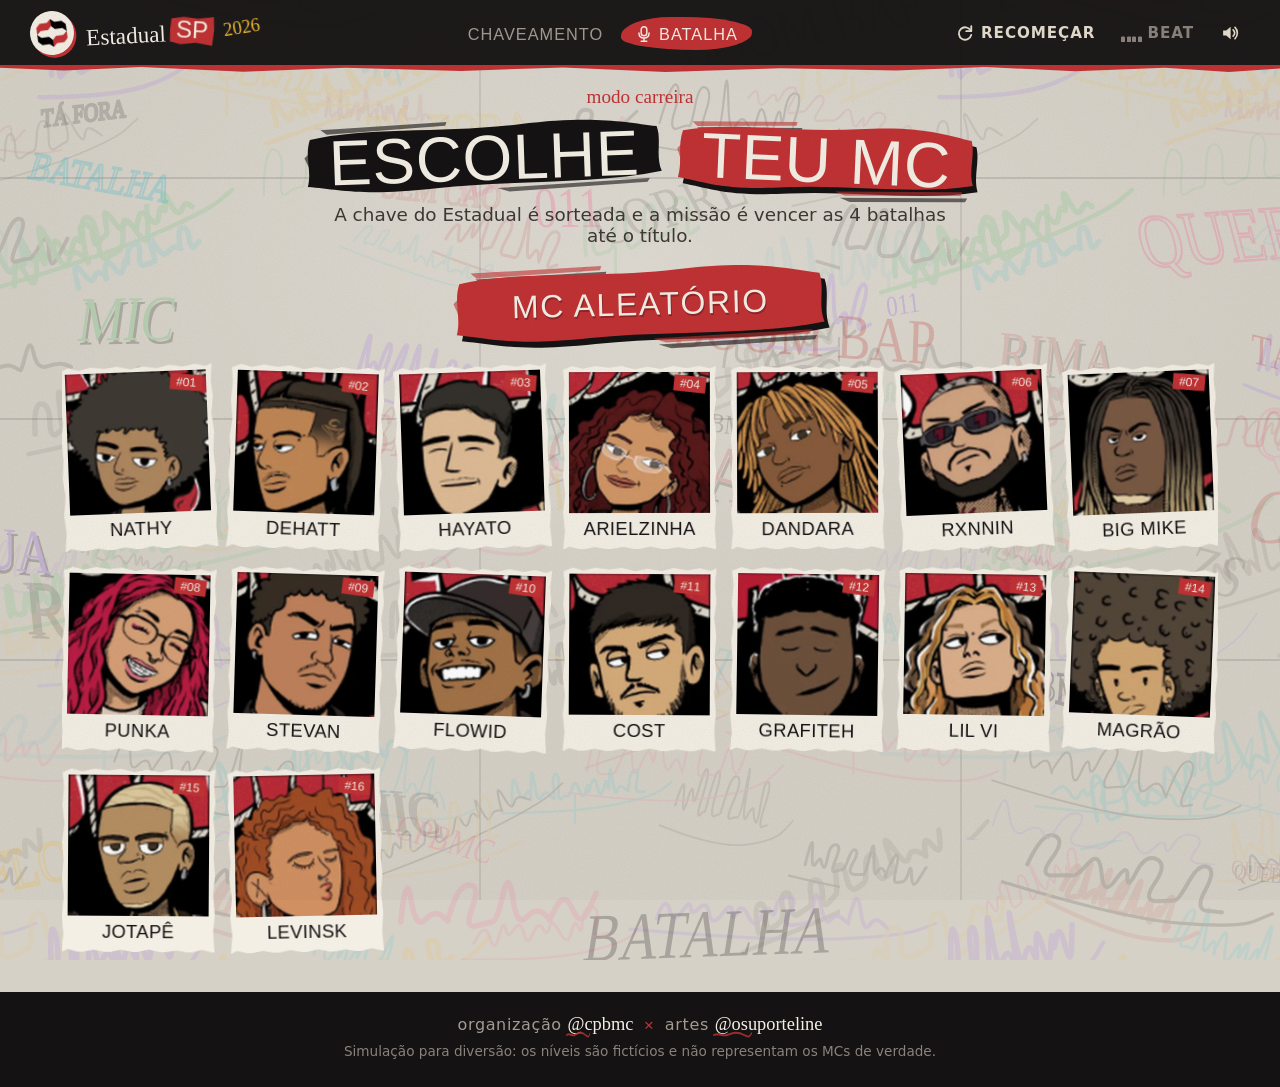
<file: batalha/index.html>
<!DOCTYPE html>
<html lang="pt-BR" data-raiz="../">
<head>
  <meta charset="UTF-8">
  <meta name="viewport" content="width=device-width, initial-scale=1.0, viewport-fit=cover">
  <meta name="theme-color" content="#141212">
  <!-- Segurança: só roda scripts do próprio site; fontes só do Google Fonts -->
  <meta http-equiv="Content-Security-Policy" content="default-src 'self'; script-src 'self'; style-src 'self' 'unsafe-inline' https://fonts.googleapis.com; font-src 'self' https://fonts.gstatic.com; img-src 'self' data: blob:; connect-src 'self' data: blob:; media-src 'self' blob:; object-src 'none'; base-uri 'self'; form-action 'none'">
  <meta name="referrer" content="strict-origin-when-cross-origin">
  <meta name="description" content="Modo carreira do Estadual SP 2026: escolha seu MC, encare a chave e vença as 4 batalhas, cada round num beat diferente. Realização CPBMC.">
  <meta property="og:title" content="Simulador de Batalha · Estadual SP 2026">
  <meta property="og:description" content="Escolha seu MC e encare a batalha: ímpar ou par, 3 rounds, a plateia decide.">
  <meta property="og:url" content="https://batalhademcs.com.br/batalha/">
  <meta property="og:type" content="website">
  <meta property="og:image" content="https://batalhademcs.com.br/imagens/cpbmc-logo.png">
  <title>Simulador de Batalha · Estadual SP 2026</title>

  <link rel="preconnect" href="https://fonts.googleapis.com">
  <link rel="preconnect" href="https://fonts.gstatic.com" crossorigin>
  <link href="https://fonts.googleapis.com/css2?family=Anton&family=Barlow+Condensed:wght@500;600;700&family=Permanent+Marker&display=swap" rel="stylesheet">
  <link rel="icon" href="../imagens/cpbmc-logo.png">
  <link rel="stylesheet" href="../style.css">
  <link rel="stylesheet" href="../batalha.css">
</head>
<body class="pg-batalha" data-fase="escolha-mc">

  <!-- ============ ÍCONES E FILTROS (desenhados à mão) ============ -->
  <svg class="defs" aria-hidden="true" focusable="false">
    <defs>
      <!-- tremido de marcador para as linhas do chaveamento -->
      <filter id="f-marcador" x="-5%" y="-5%" width="110%" height="110%">
        <feTurbulence type="fractalNoise" baseFrequency="0.035" numOctaves="2" seed="7"/>
        <feDisplacementMap in="SourceGraphic" scale="3.2"/>
      </filter>
      <symbol id="i-dado" viewBox="0 0 32 32"><path d="M6 8c6-3 14-3 20 0 2 6 2 12 0 18-6 2-14 2-20 0-2-6-2-12 0-18z" fill="none" stroke="currentColor" stroke-width="2.6" stroke-linejoin="round"/><circle cx="11" cy="12" r="2.2" fill="currentColor"/><circle cx="21" cy="21" r="2.2" fill="currentColor"/><circle cx="16" cy="16.5" r="2.2" fill="currentColor"/></symbol>
      <symbol id="i-voltar" viewBox="0 0 32 32"><path d="M12 7 5 14l7 6" fill="none" stroke="currentColor" stroke-width="3" stroke-linecap="round" stroke-linejoin="round"/><path d="M6 14c9-1 17 0 19 7 1 4-2 6-5 7" fill="none" stroke="currentColor" stroke-width="3" stroke-linecap="round"/></symbol>
      <symbol id="i-reiniciar" viewBox="0 0 32 32"><path d="M25 12a10 10 0 1 0 1 7" fill="none" stroke="currentColor" stroke-width="3" stroke-linecap="round"/><path d="M26 5v8h-8" fill="none" stroke="currentColor" stroke-width="3" stroke-linecap="round" stroke-linejoin="round"/></symbol>
      <symbol id="i-som" viewBox="0 0 32 32"><path d="M5 12h5l7-6v20l-7-6H5z" fill="currentColor"/><path d="M21 11c3 3 3 7 0 10M24 7c5 5 5 13 0 18" fill="none" stroke="currentColor" stroke-width="2.6" stroke-linecap="round"/></symbol>
      <symbol id="i-mudo" viewBox="0 0 32 32"><path d="M5 12h5l7-6v20l-7-6H5z" fill="currentColor"/><path d="M21 12l7 8M28 12l-7 8" fill="none" stroke="currentColor" stroke-width="2.8" stroke-linecap="round"/></symbol>
      <symbol id="i-play" viewBox="0 0 32 32"><path d="M9 6c7 3 13 6 18 10-5 4-11 7-18 10-1-7-1-13 0-20z" fill="currentColor"/></symbol>
      <symbol id="i-seta" viewBox="0 0 40 20"><path d="M2 11c10-3 22-3 34-1M28 3l8 7-8 7" fill="none" stroke="currentColor" stroke-width="2.6" stroke-linecap="round" stroke-linejoin="round"/></symbol>
      <symbol id="i-trofeu" viewBox="0 0 64 64"><path d="M18 8c9-1 19-1 28 0 1 13-2 24-14 27C20 32 17 21 18 8z" fill="none" stroke="currentColor" stroke-width="3.4" stroke-linejoin="round"/><path d="M18 13c-6-1-10 2-9 7 1 6 6 8 11 8M46 13c6-1 10 2 9 7-1 6-6 8-11 8" fill="none" stroke="currentColor" stroke-width="3" stroke-linecap="round"/><path d="M32 35v10M22 47c6-2 14-2 20 0l1 8H21z" fill="none" stroke="currentColor" stroke-width="3.4" stroke-linejoin="round" stroke-linecap="round"/></symbol>
      <symbol id="i-coroa" viewBox="0 0 160 70"><path d="M8 60 L20 14 L52 44 L80 6 L108 44 L140 14 L152 60 Z" fill="none" stroke="currentColor" stroke-width="7" stroke-linejoin="round" stroke-linecap="round"/></symbol>
      <symbol id="i-estrela" viewBox="0 0 60 60"><g fill="none" stroke="currentColor" stroke-linecap="round" stroke-linejoin="round"><path d="M30 4l7 18 19 1-15 12 6 19-17-11-16 11 5-19L4 23l19-1z" stroke-width="4"/><path d="M28 7l8 17 17 2-13 11 4 17-15-10-15 11 5-18L7 26l18-2z" stroke-width="2" opacity=".7"/></g></symbol>
      <symbol id="i-radio" viewBox="0 0 220 150"><g fill="none" stroke="currentColor" stroke-width="5" stroke-linecap="round" stroke-linejoin="round"><path d="M40 34c-3-14 2-22 16-24 36-4 72-4 108 0 14 2 19 10 16 24"/><path d="M12 38c64-6 132-6 196 0 4 32 4 66 0 98-64 6-132 6-196 0-4-32-4-66 0-98z"/><circle cx="56" cy="90" r="30"/><circle cx="56" cy="90" r="13"/><circle cx="164" cy="90" r="30"/><circle cx="164" cy="90" r="13"/><path d="M92 64c12-1 24-1 36 0v40c-12 1-24 1-36 0z"/><circle cx="103" cy="84" r="6"/><circle cx="117" cy="84" r="6"/><path d="M90 52h40M24 52h12M184 52h12"/></g></symbol>
      <symbol id="i-coracao" viewBox="0 0 32 32"><path d="M16 28C9 22 3 17 3 10.5 3 6.5 6 4 9.5 4c2.7 0 4.9 1.6 6.5 4 1.6-2.4 3.8-4 6.5-4C26 4 29 6.5 29 10.5 29 17 23 22 16 28z" fill="currentColor" stroke="#141212" stroke-width="2.4" stroke-linejoin="round"/></symbol>
      <symbol id="i-compartilhar" viewBox="0 0 32 32"><g fill="none" stroke="currentColor" stroke-width="3" stroke-linecap="round" stroke-linejoin="round"><path d="M16 4v16M9 11l7-7 7 7"/><path d="M8 15H6c-1 4-1 8 0 12 7 1 13 1 20 0 1-4 1-8 0-12h-2"/></g></symbol>
      <symbol id="i-mic" viewBox="0 0 32 32"><g fill="none" stroke="currentColor" stroke-width="2.6" stroke-linecap="round" stroke-linejoin="round"><rect x="11" y="3" width="10" height="16" rx="5"/><path d="M7 14c0 6 4 9 9 9s9-3 9-9M16 23v6M11 29h10"/></g></symbol>
      <symbol id="i-mao" viewBox="0 0 32 32"><path d="M10 15V7.5a2 2 0 0 1 4 0V14m0-8a2 2 0 0 1 4 0v8m0-6.5a2 2 0 0 1 4 0V15m0-4a2 2 0 0 1 4 0v8c0 6-4 10-9.5 10S9 26 7 22l-3-6a2 2 0 0 1 3.4-2L10 17" fill="none" stroke="currentColor" stroke-width="2.4" stroke-linecap="round" stroke-linejoin="round"/></symbol>
      <symbol id="i-circulo" viewBox="0 0 120 60" preserveAspectRatio="none"><path d="M70 6C38 2 6 12 5 30s30 26 62 24 49-12 47-27C112 12 86 5 52 8" fill="none" stroke="currentColor" stroke-width="3" stroke-linecap="round"/></symbol>
    </defs>
  </svg>

  <div class="parede-tags" id="parede-tags" aria-hidden="true"></div>

  <!-- ============ TOPO ============ -->
  <header class="topo">
    <div class="marca-grupo">
      <a class="selo selo--topo" href="https://www.instagram.com/cpbmc/" target="_blank" rel="noopener" title="CPBMC no Instagram">
        <img src="../imagens/cpbmc-logo.png" alt="CPBMC" width="249" height="237">
      </a>
      <a class="marca" href="../" aria-label="Estadual SP 2026 — chaveamento">
        <span class="marca__tag">Estadual</span><span class="marca__sp">SP</span><span class="marca__ano">2026</span>
      </a>
    </div>

    <nav class="abas-site" aria-label="Seções do site">
      <a class="aba-site" href="../">Chaveamento</a>
      <a class="aba-site ativa" href="./" aria-current="page"><svg aria-hidden="true"><use href="#i-mic"/></svg>Batalha</a>
    </nav>

    <nav class="acoes" aria-label="Controles">
      <button class="acao" id="btn-reiniciar" type="button" title="Recomeçar"><svg><use href="#i-reiniciar"/></svg><span>Recomeçar</span></button>
      <button class="acao acao--musica" id="btn-musica" type="button" title="Tocar o beat" aria-pressed="false">
        <span class="eq" aria-hidden="true"><i></i><i></i><i></i><i></i></span><span>Beat</span>
      </button>
      <button class="acao acao--som" id="btn-som" type="button" title="Som ligado" aria-pressed="true"><svg><use href="#i-som"/></svg></button>
    </nav>
  </header>

  <main class="batalha" id="batalha">
    <!-- 1) ESCOLHER O MC -->
    <section class="tela-b" id="tela-mc" aria-labelledby="titulo-mc">
      <header class="tela-b__cab">
        <p class="tela-b__eyebrow">modo carreira</p>
        <h1 class="titulo-pincel" id="titulo-mc"><span class="pincel-preto">Escolhe</span> <span class="pincel-vermelho">teu MC</span></h1>
        <p class="tela-b__sub">A chave do Estadual é sorteada e a missão é vencer as 4 batalhas até o título.</p>
        <div class="tela-b__acoes"><button class="btn-tinta btn-tinta--xl" id="btn-aleatorio" type="button">MC aleatório</button></div>
      </header>
      <div class="escolha" id="grade-mc" role="list"></div>
    </section>

    <!-- 2) A CHAVE -->
    <section class="tela-b" id="tela-chave" aria-labelledby="titulo-chave" hidden>
      <header class="tela-b__cab">
        <h1 class="titulo-pincel" id="titulo-chave"><span class="pincel-preto">A chave</span> <span class="pincel-vermelho">do Estadual</span></h1>
        <p class="tela-b__sub">Você é <b id="chave-titulo-mc"></b>. Oitavas, quartas, semi e final: perdeu, tá fora.</p>
        <div class="tela-b__acoes">
          <button class="btn-tinta btn-tinta--xl" id="btn-comecar" type="button">Ir pra primeira batalha</button>
          <button class="btn-giz" id="btn-resortear" type="button">sortear a chave de novo</button>
          <button class="btn-giz" id="btn-trocar" type="button">trocar de MC</button>
          <button class="btn-giz" id="btn-pular-chave" type="button" hidden>pular pros resultados</button>
        </div>
        <p class="chave-status" id="chave-status" aria-live="polite"></p>
      </header>
      <div class="chave-vis" id="chave-vis"></div>
    </section>

    <!-- 3) PRÉ-BATALHA -->
    <section class="tela-b pre" id="tela-pre" hidden></section>

    <!-- 4) ARENA AO VIVO -->
    <section class="tela-b arena" id="tela-arena" aria-label="Batalha ao vivo" hidden>
      <div class="placar" id="placar"></div>
      <div class="arena__corpo">
        <div class="palco" id="palco" aria-live="polite"></div>
        <div class="lances-box">
          <h2 class="lances-box__titulo">Lance a lance</h2>
          <ol class="lances" id="lances" aria-live="polite"></ol>
        </div>
      </div>
    </section>

    <!-- 5) DEPOIS DA BATALHA -->
    <section class="tela-b pos" id="tela-pos" hidden></section>
  </main>

  <footer class="rodape-mini">
    <p class="creditos">
      <span class="creditos__par">organização <a href="https://www.instagram.com/cpbmc/" target="_blank" rel="noopener">@cpbmc</a></span>
      <span aria-hidden="true">✕</span>
      <span class="creditos__par">artes <a href="https://www.instagram.com/osuporteline/" target="_blank" rel="noopener">@osuporteline</a></span>
    </p>
    <p class="rodape-mini__nota">Simulação para diversão: os níveis são fictícios e não representam os MCs de verdade.</p>
  </footer>

  <div class="toast" id="toast" role="status" aria-live="polite"></div>
  <div class="efeitos" id="efeitos" aria-hidden="true"></div>

  <script src="../batalha.js"></script>
  <script src="../musica.js"></script>
</body>
</html>
</file>
<file: style.css>
/* ==========================================================================
   ESTADUAL DE SP — BATALHA DE MCs
   Parede de concreto claro, lambe-lambe rasgado, pincel, spray e marcador.
   Cores puxadas da logo do CPBMC: vermelho #C13234 + preto.
   ========================================================================== */

/* ---------- 1. Tokens ---------- */
:root {
  /* parede */
  --fundo: #d6d1c7;
  --fundo-2: #c9c3b7;
  --fundo-3: #bdb6a9;
  --linha: rgba(20, 18, 18, .2);

  /* tinta e papel */
  --tinta: #141212;
  --tinta-2: #2b2725;
  --papel: #f4efe5;
  --papel-2: #e4dccd;
  --fita: rgba(236, 226, 199, .9);

  /* textos sobre a parede clara */
  --texto: #141212;
  --texto-2: #3e3934;
  --texto-3: #6b645b;

  /* CPBMC */
  --vermelho: #c13234;
  --vermelho-esc: #8f1f22;
  --vermelho-luz: #e0574f;
  --ouro: #f2b92e;
  --ouro-esc: #a87708;

  /* acentos neon (inspirados nas paredes pichadas — usados com moderação) */
  --neon-ciano: #22b8cc;
  --neon-rosa: #ff4f8b;
  --neon-roxo: #8a4fff;
  --neon-verde: #3fbf5f;

  --f-titulo: 'Anton', 'Impact', 'Arial Narrow', sans-serif;
  --f-rua: 'Permanent Marker', 'Comic Sans MS', cursive;
  --f-texto: 'Barlow Condensed', 'Arial Narrow', system-ui, sans-serif;

  --topo-h: 66px;

  /* chave espelhada (desktop) */
  --no-w: clamp(128px, 12.2vw, 250px);
  --centro-w: clamp(150px, 14vw, 290px);
  --gap: clamp(12px, 1.6vw, 34px);

  --ruido: url("data:image/svg+xml;utf8,<svg xmlns='http://www.w3.org/2000/svg' width='240' height='240'><filter id='n'><feTurbulence type='fractalNoise' baseFrequency='.85' numOctaves='3' stitchTiles='stitch'/><feColorMatrix values='0 0 0 0 .5  0 0 0 0 .5  0 0 0 0 .5  0 0 0 .6 0'/></filter><rect width='100%' height='100%' filter='url(%23n)'/></svg>");
  /* manchas de concreto */
  --manchas: url("data:image/svg+xml;utf8,<svg xmlns='http://www.w3.org/2000/svg' width='600' height='600'><filter id='m'><feTurbulence type='fractalNoise' baseFrequency='.008' numOctaves='4' seed='3'/><feColorMatrix values='0 0 0 0 .2  0 0 0 0 .18  0 0 0 0 .16  0 0 0 1.4 -.55'/></filter><rect width='100%' height='100%' filter='url(%23m)'/></svg>");
  /* pinceladas usadas como máscara (qualquer cor) */
  --pincel: url("data:image/svg+xml;utf8,<svg xmlns='http://www.w3.org/2000/svg' viewBox='0 0 300 80' preserveAspectRatio='none'><path d='M7 17C52 5 118 15 180 8s88 2 113 7c4 15-2 31 3 47-55 12-125 4-186 10S31 70 4 66c4-17-2-32 3-49z'/><path opacity='.6' d='M16 7l104-4-1 4-98 5zM160 74l126-5-2 4-114 5zM2 36l5-6v20z'/></svg>");
  --pincel-2: url("data:image/svg+xml;utf8,<svg xmlns='http://www.w3.org/2000/svg' viewBox='0 0 300 60' preserveAspectRatio='none'><path d='M3 22C40 9 90 18 150 12s110 4 146 0c3 11-3 22 1 34-49 9-110 3-160 8S36 50 2 48c3-9-2-17 1-26z'/></svg>");
  --risco: url("data:image/svg+xml;utf8,<svg xmlns='http://www.w3.org/2000/svg' viewBox='0 0 120 12' preserveAspectRatio='none'><path d='M2 7 C 20 2, 30 11, 48 6 S 80 2, 96 7 S 112 9, 118 4' fill='none' stroke='%23c13234' stroke-width='3.2' stroke-linecap='round'/></svg>");
  /* papel rasgado */
  --rasgo: polygon(0% 2%, 6% 0%, 13% 1.5%, 21% 0%, 30% 1%, 38% 0%, 47% 1.8%, 55% .4%, 64% 1.6%, 72% 0%, 81% 1.2%, 89% 0%, 96% 1.4%, 100% 0%, 99% 9%, 100% 18%, 98.6% 27%, 100% 37%, 99% 48%, 100% 58%, 98.8% 68%, 100% 79%, 99% 89%, 100% 100%, 92% 98.5%, 84% 100%, 75% 98.8%, 66% 100%, 57% 98.4%, 48% 100%, 39% 98.6%, 30% 100%, 21% 98.7%, 12% 100%, 4% 98.5%, 0% 100%, 1.2% 90%, 0% 80%, 1.4% 70%, 0% 60%, 1% 50%, 0% 40%, 1.5% 30%, 0% 20%, 1% 10%);
  --rasgo-foto: polygon(2% 4%, 20% 1%, 41% 3%, 63% 0%, 84% 2.5%, 98% 1%, 100% 22%, 97.5% 45%, 100% 70%, 98% 97%, 76% 100%, 52% 97.5%, 30% 100%, 6% 98%, 0% 76%, 2.5% 50%, 0% 26%);
  --tira: polygon(2% 12%, 30% 4%, 62% 9%, 98% 0%, 100% 46%, 97% 100%, 60% 92%, 25% 100%, 1% 92%, 0% 50%);
}

/* ---------- 2. Base ---------- */
*, *::before, *::after { box-sizing: border-box; }
html { -webkit-text-size-adjust: 100%; scroll-padding-top: calc(var(--topo-h) + 12px); }
body {
  margin: 0;
  min-height: 100vh;
  font-family: var(--f-texto);
  font-size: 18px;
  color: var(--texto);
  background-color: var(--fundo);
  background-image:
    repeating-linear-gradient(0deg, transparent 0 239px, rgba(20, 18, 18, .12) 239px 241px),
    repeating-linear-gradient(90deg, transparent 0 479px, rgba(20, 18, 18, .09) 479px 481px),
    radial-gradient(ellipse 70% 60% at 50% 30%, #dfdbd2, var(--fundo) 70%);
  background-attachment: fixed;
  overflow-x: hidden;
}
body::before { /* textura de concreto */
  content: "";
  position: fixed; inset: 0;
  background-image: var(--ruido);
  opacity: .28;
  mix-blend-mode: multiply;
  pointer-events: none;
  z-index: 200;
}
body.travado { overflow: hidden; }
img { display: block; max-width: 100%; }
button { font: inherit; color: inherit; cursor: pointer; -webkit-tap-highlight-color: transparent; }
a { -webkit-tap-highlight-color: transparent; }
button:disabled { cursor: not-allowed; }
:focus-visible { outline: 3px dashed var(--vermelho); outline-offset: 4px; }
[hidden] { display: none !important; }
.defs { position: absolute; width: 0; height: 0; overflow: hidden; }
.sr-only { position: absolute; width: 1px; height: 1px; overflow: hidden; clip: rect(0 0 0 0); white-space: nowrap; }

/* parede pichada atrás de tudo: textura de rabiscos + tags em marcador */
.parede-tags {
  position: fixed; inset: -60px; z-index: -1;
  pointer-events: none;
  overflow: hidden;
}
.parede-tags::before {
  content: ""; position: absolute; inset: 0;
  background: url("imagens/parede-tags.svg") 0 0 / 900px 900px repeat;
  opacity: .16;
}
.parede-tags span {
  position: absolute; left: var(--x); top: var(--y);
  font-family: var(--f-rua);
  font-size: var(--t);
  line-height: 1;
  color: var(--c);
  opacity: var(--o);
  transform: rotate(var(--r)) skewX(var(--k)) scaleY(1.25);
  white-space: nowrap;
}
.parede-tags span.oco { color: transparent; -webkit-text-stroke: 2px var(--c); }
.parede-tags span.sombra { text-shadow: 3px 3px 0 var(--tinta); }

/* estrelas rabiscadas */
.estrela {
  position: absolute; left: var(--x); top: var(--y);
  width: var(--s); height: var(--s);
  color: var(--c, var(--tinta));
  transform: rotate(var(--r, 0deg));
  pointer-events: none;
  z-index: 0;
  animation: piscar-estrela 3.2s ease-in-out infinite;
  animation-delay: calc(var(--s) * 30ms);
}

/* selo (adesivo) da logo CPBMC — o papel claro mantém o preto da logo visível */
.selo {
  display: inline-grid; place-items: center;
  flex-shrink: 0;
  width: var(--selo, 48px); aspect-ratio: 1;
  padding: calc(var(--selo, 48px) * .16);
  background: var(--papel);
  border-radius: 50%;
  box-shadow: 0 0 0 2px var(--tinta), 3px 4px 0 var(--vermelho);
  transform: rotate(-8deg);
  transition: transform .25s cubic-bezier(.3, 1.6, .5, 1);
}
.selo img { width: 100%; height: 100%; object-fit: contain; }
a.selo:hover { transform: rotate(4deg) scale(1.08); }

/* ---------- 3. Botões ---------- */
/* pincelada de tinta (a forma vem de uma máscara, a cor de --cor) */
.btn-tinta {
  --cor: var(--vermelho);
  position: relative; isolation: isolate;
  font-family: var(--f-titulo);
  font-size: clamp(1.1rem, 2.2vw, 1.4rem);
  letter-spacing: .05em;
  text-transform: uppercase;
  color: var(--papel);
  background: none; border: 0;
  padding: .72em 1.7em .66em;
  transform: rotate(-1.5deg);
  transition: transform .18s cubic-bezier(.3, 1.6, .5, 1);
  text-shadow: 1px 2px 0 rgba(0, 0, 0, .25);
}
.btn-tinta::before {
  content: "";
  position: absolute; inset: 0; z-index: -1;
  background: var(--cor);
  -webkit-mask: var(--pincel) center / 100% 100% no-repeat;
          mask: var(--pincel) center / 100% 100% no-repeat;
  transition: transform .2s;
}
.btn-tinta::after { /* sombra de tinta preta */
  content: "";
  position: absolute; inset: 0; z-index: -2;
  background: var(--tinta);
  -webkit-mask: var(--pincel) center / 100% 100% no-repeat;
          mask: var(--pincel) center / 100% 100% no-repeat;
  transform: translate(5px, 6px);
}
.btn-tinta:active:not(:disabled) { transform: rotate(-1deg) scale(.96); }
.btn-tinta:disabled { opacity: .4; }
.btn-tinta--papel { --cor: var(--papel); color: var(--tinta); text-shadow: none; }
.btn-tinta--ouro { --cor: var(--ouro); color: var(--tinta); text-shadow: none; }
.btn-tinta--preto { --cor: var(--tinta); }
.btn-tinta--preto::after { background: var(--vermelho); }
.btn-tinta--xl { font-size: clamp(1.35rem, 3.4vw, 2rem); padding: .75em 1.9em .68em; }
.btn-tinta--peq { font-size: 1rem; padding: .6em 1.3em .55em; }
a.btn-tinta { display: inline-block; text-decoration: none; }

/* link de giz */
.btn-giz {
  position: relative;
  background: none; border: 0;
  font-family: var(--f-rua); font-size: 1.05rem;
  color: var(--texto-2);
  padding: .4em .3em;
}
.btn-giz::after {
  content: ""; position: absolute; left: 0; right: 0; bottom: 0; height: 8px;
  background: var(--risco) center / 100% 100% no-repeat;
  opacity: .85;
}

/* hover só em quem tem mouse — no celular o "hover" grudava no último toque */
@media (hover: hover) and (pointer: fine) {
  .btn-tinta:hover:not(:disabled) { transform: rotate(0deg) scale(1.04); }
  .btn-tinta:hover:not(:disabled)::before { transform: scaleX(1.03); }
  .btn-giz:hover { color: var(--vermelho); }
}

/* ---------- 4. Topo (faixa preta) ---------- */
.topo {
  position: sticky; top: 0; z-index: 40;
  display: flex; align-items: center; justify-content: space-between; gap: 16px;
  min-height: var(--topo-h);
  padding: 8px clamp(14px, 3vw, 30px);
  background: rgba(20, 18, 18, .96);
  color: var(--papel);
}
.topo::after { /* borda de tinta rasgada */
  content: "";
  position: absolute; left: 0; right: 0; bottom: -6px; height: 7px;
  background: var(--vermelho);
  clip-path: polygon(0 0, 100% 0, 100% 50%, 96% 100%, 91% 40%, 84% 90%, 77% 30%, 70% 80%, 61% 45%, 52% 100%, 44% 35%, 36% 85%, 27% 40%, 19% 95%, 11% 30%, 5% 80%, 0 40%);
}
.marca-grupo { display: flex; align-items: center; gap: 12px; }
.selo--topo { --selo: 44px; box-shadow: 2px 3px 0 var(--vermelho); }
.marca { display: inline-flex; align-items: baseline; gap: 4px; text-decoration: none; color: var(--papel); transform: rotate(-3deg); }
.marca__tag { font-family: var(--f-rua); font-size: 1.45rem; }
.marca__ano {
  font-family: var(--f-rua); font-size: 1.15rem; color: var(--ouro);
  margin-left: 6px; transform: rotate(-6deg) translateY(-4px); display: inline-block;
}
.marca__sp {
  font-family: var(--f-titulo); font-size: 1.5rem; color: var(--papel);
  background: var(--vermelho); padding: 0 .25em; line-height: 1.2;
  transform: rotate(6deg) translateY(-2px); display: inline-block;
  clip-path: var(--tira);
}

/* trilha 16 → 8 → 4 → 2 → troféu */
.trilha { display: flex; align-items: center; gap: 2px; margin: 0; padding: 0; list-style: none; }
.trilha__passo {
  position: relative;
  display: grid; justify-items: center; gap: 1px;
  background: none; border: 0;
  padding: 4px 10px;
  color: #6f6964;
  transition: color .3s, transform .3s;
}
.trilha__passo b { font-family: var(--f-titulo); font-weight: 400; font-size: 1.35rem; line-height: 1; }
.trilha__passo small { font-size: .72rem; font-weight: 600; text-transform: uppercase; letter-spacing: .08em; }
.trilha__trofeu { width: 22px; height: 22px; }
.trilha__circ {
  position: absolute; inset: -2px -6px; width: calc(100% + 12px); height: calc(100% + 4px);
  color: var(--vermelho-luz); pointer-events: none; overflow: visible;
  stroke-dasharray: 320; stroke-dashoffset: 320;
}
.trilha__risco { width: 16px; height: 6px; background: var(--risco) center / 100% 100% no-repeat; opacity: .5; }
.trilha__passo.feito { color: var(--papel-2); }
.trilha__passo.feito b { text-decoration: line-through 2px var(--vermelho-luz); }
.trilha__passo.atual { color: var(--papel); transform: rotate(-4deg) scale(1.1); }
.trilha__passo.atual .trilha__circ { animation: desenhar .7s forwards ease-out; }
.trilha__passo.atual.ouro { color: var(--ouro); }
.trilha__passo.atual.ouro .trilha__circ { color: var(--ouro); }

.acoes { display: flex; align-items: center; gap: 6px; flex-wrap: wrap; justify-content: flex-end; }
.acao {
  display: inline-flex; align-items: center; gap: 6px;
  background: none; border: 0;
  padding: 7px 10px;
  font-family: var(--f-texto); font-weight: 700; font-size: .95rem; text-transform: uppercase; letter-spacing: .06em;
  color: var(--papel-2);
  border-radius: 40% 55% 45% 60% / 60% 45% 55% 40%;
  transition: background .2s, color .2s, transform .2s, opacity .2s;
}
.acao svg { width: 20px; height: 20px; flex-shrink: 0; }
.acao:disabled { opacity: .3; }
.acao--fogo:not(:disabled) { background: var(--vermelho); color: var(--papel); }
a.acao { text-decoration: none; }
.acao--batalha { color: var(--ouro); border: 2px solid rgba(242, 185, 46, .5); }
.link-batalha { font-family: var(--f-rua); font-size: 1.05rem; color: var(--texto); text-decoration: none; padding: .3em .6em; border-bottom: 3px solid var(--vermelho); animation: entrar-cima .6s 1.35s both; }
.link-batalha b { font-weight: 400; color: var(--vermelho); }
@media (hover: hover) and (pointer: fine) { .link-batalha:hover { color: var(--vermelho); } }
.acao--som[aria-pressed="false"] { color: #8a837c; }
/* botão do beat: equalizador que dança quando está tocando */
.eq { display: inline-flex; align-items: flex-end; gap: 2px; width: 20px; height: 18px; }
.eq i { flex: 1; height: 30%; background: currentColor; border-radius: 1px; transition: height .3s; }
.acao--musica { color: #8a837c; }
.acao--musica.tocando { color: var(--ouro); }
.acao--musica.tocando .eq i { animation: eq .9s ease-in-out infinite; }
.acao--musica.tocando .eq i:nth-child(2) { animation-delay: -.3s; animation-duration: .7s; }
.acao--musica.tocando .eq i:nth-child(3) { animation-delay: -.55s; animation-duration: 1.1s; }
.acao--musica.tocando .eq i:nth-child(4) { animation-delay: -.15s; animation-duration: .8s; }
@keyframes eq { 0%, 100% { height: 25%; } 50% { height: 100%; } }
@media (hover: hover) and (pointer: fine) {
  .acao:hover:not(:disabled) { background: rgba(244, 239, 229, .12); color: var(--papel); transform: rotate(-3deg); }
  .trilha__passo:hover:not(:disabled) { color: var(--papel); }
}

/* ---------- 5. Tela inicial ---------- */
.tela { position: relative; }
.tela-inicio {
  min-height: calc(100svh - var(--topo-h));
  display: grid; place-items: center;
  overflow: hidden;
  padding: 40px 16px 120px;
  isolation: isolate;
}
.parede-lambes {
  position: absolute; inset: -40px;
  display: grid; grid-template-columns: repeat(auto-fill, minmax(120px, 1fr)); gap: 4px;
  z-index: -2; opacity: .42;
  filter: grayscale(1) contrast(1.1);
  mix-blend-mode: multiply;
  -webkit-mask-image: radial-gradient(ellipse 52% 55% at 50% 48%, transparent 34%, #000 85%);
          mask-image: radial-gradient(ellipse 52% 55% at 50% 48%, transparent 34%, #000 85%);
}
.parede-lambes img {
  width: 100%; aspect-ratio: 1; object-fit: cover;
  transform: rotate(var(--r, 0deg)) translateY(var(--y, 0));
  clip-path: var(--rasgo-foto);
}
.tela-inicio::before { /* spray vermelho borrifado na parede */
  content: ""; position: absolute; inset: 0; z-index: -1;
  background:
    radial-gradient(ellipse 55% 50% at 50% 48%, rgba(223, 219, 210, .94), rgba(214, 209, 199, .5) 70%, transparent);
}
.grafite { position: absolute; z-index: -1; pointer-events: none; }
.grafite--mic { width: clamp(64px, 10vw, 130px); left: 6%; bottom: 18%; transform: rotate(-14deg); color: var(--vermelho); opacity: .85; }
.grafite--radio { width: clamp(110px, 15vw, 210px); height: clamp(75px, 10vw, 143px); right: 5%; bottom: 20%; transform: rotate(9deg); color: var(--tinta); opacity: .8; }
.grafite--radio-rodape { position: absolute; width: 150px; height: 102px; right: 6%; bottom: 14%; transform: rotate(-8deg); color: var(--vermelho); opacity: .55; }
.tela-inicio .estrela { z-index: -1; }

.hero { text-align: center; display: grid; justify-items: center; gap: 20px; max-width: 980px; position: relative; }
.hero__apresenta {
  margin: 0;
  display: inline-flex; align-items: center; gap: 12px;
  font-family: var(--f-rua); font-size: clamp(1.05rem, 2vw, 1.3rem);
  color: var(--texto);
  transform: rotate(-2deg);
  animation: entrar-cima .6s .05s both cubic-bezier(.2, 1.3, .4, 1);
}
.selo--hero { --selo: clamp(56px, 7vw, 74px); }
.hero__rabisco {
  position: absolute; top: 64px; right: -4%;
  margin: 0;
  font-family: var(--f-rua); font-size: clamp(.95rem, 1.8vw, 1.2rem); line-height: 1.15;
  color: var(--vermelho-esc); text-align: left;
  transform: rotate(8deg);
  animation: aparecer .6s 1.6s both;
}
.hero__titulo { position: relative; margin: 44px 0 0; line-height: .82; display: grid; justify-items: center; isolation: isolate; }
.hero__titulo::before { /* respingo de tinta atrás do título */
  content: ""; position: absolute; left: 50%; top: 56%; z-index: -1;
  width: 92%; aspect-ratio: 1000 / 560;
  background: url("imagens/respingo.svg") center / contain no-repeat;
  transform: translate(-50%, -50%) rotate(-4deg);
  animation: respingar .5s .1s both cubic-bezier(.2, 1.4, .4, 1);
}
.hero__estadual {
  font-family: var(--f-titulo); font-weight: 400;
  font-size: clamp(4rem, 17vw, 13.5rem);
  color: var(--papel);
  -webkit-text-stroke: 3px var(--tinta);
  paint-order: stroke fill;
  text-shadow: -5px -4px 0 var(--neon-ciano), 6px 6px 0 var(--tinta), 11px 11px 0 var(--ouro);
  animation: spray-in .9s .2s both ease-out;
}
.hero__desp {
  font-family: var(--f-rua);
  font-size: clamp(2.3rem, 8vw, 5.6rem);
  color: var(--papel);
  -webkit-text-stroke: 2px var(--tinta);
  paint-order: stroke fill;
  text-shadow: 4px 4px 0 var(--tinta), 7px 7px 0 var(--neon-rosa);
  transform: rotate(-7deg);
  margin: -.15em 0 0 42%;
  animation: tag-in .6s .75s both cubic-bezier(.2, 1.5, .4, 1);
}
.hero__ano { /* 2026 em adesivo, colado no canto do título */
  position: absolute; right: 2%; top: -9%;
  font-family: var(--f-titulo); font-size: clamp(1.6rem, 4.6vw, 3.6rem); line-height: 1; letter-spacing: .04em;
  color: var(--tinta); background: var(--ouro);
  padding: .14em .4em .08em;
  clip-path: var(--tira);
  transform: rotate(7deg);
  filter: drop-shadow(4px 4px 0 var(--tinta));
  animation: tag-in .6s 1s both cubic-bezier(.2, 1.5, .4, 1);
}
.hero__coroa {
  position: absolute; width: clamp(64px, 10vw, 120px); height: clamp(28px, 4.4vw, 52px);
  top: -14%; left: 4%; color: var(--ouro);
  filter: drop-shadow(2px 2px 0 var(--tinta));
  transform: rotate(-16deg);
  stroke-dasharray: 520; stroke-dashoffset: 520;
  animation: desenhar 1.1s 1s forwards ease-out;
}
.gota {
  position: absolute; top: 74%; left: var(--x);
  width: 7px; height: 0;
  background: var(--c, var(--vermelho));
  border-radius: 0 0 8px 8px;
  animation: escorrer 2.4s var(--d) forwards ease-in;
  z-index: -1;
}
.gota::after { content: ""; position: absolute; bottom: -5px; left: -2px; width: 11px; height: 11px; border-radius: 50%; background: var(--c, var(--vermelho)); }
.hero__fita {
  margin: 0;
  font-family: var(--f-titulo);
  font-size: clamp(1.4rem, 4.2vw, 2.6rem); letter-spacing: .12em;
  color: var(--papel); background: var(--tinta);
  padding: .25em 1.2em .2em;
  transform: rotate(-2deg);
  clip-path: polygon(2% 0, 98% 4%, 100% 22%, 98.5% 40%, 100% 62%, 98% 100%, 1% 96%, 0 74%, 1.5% 50%, 0 24%);
  animation: entrar-cima .6s 1s both cubic-bezier(.2, 1.3, .4, 1);
  text-shadow: 2px 2px 0 var(--vermelho);
}
.hero .btn-tinta { margin-top: 6px; animation: entrar-cima .6s 1.2s both cubic-bezier(.2, 1.3, .4, 1); }
.hero__nota { margin: 0; display: inline-flex; align-items: center; gap: 10px; font-family: var(--f-rua); color: var(--texto-2); font-size: 1rem; }
.hero__nota svg { width: 34px; height: 18px; color: var(--vermelho); transform: rotate(-10deg); }

.faixa {
  position: absolute; left: -5%; right: -5%; bottom: 34px;
  background: var(--tinta);
  transform: rotate(-2deg);
  overflow: hidden;
  clip-path: polygon(0 8%, 20% 0, 45% 10%, 70% 2%, 100% 9%, 100% 92%, 75% 100%, 50% 90%, 24% 100%, 0 91%);
}
.faixa__trilho { display: flex; width: max-content; animation: rolar 40s linear infinite; }
.faixa__trilho span { font-family: var(--f-titulo); font-size: 1.15rem; letter-spacing: .1em; color: var(--papel); padding: .45em 1em .4em; white-space: nowrap; }
.faixa__trilho span::after { content: "✕"; margin-left: 2em; color: var(--vermelho-luz); }

/* ---------- 6. Palco (batalha em destaque) ---------- */
.tela-chave { padding: 18px 0 60px; }
.palco {
  position: relative;
  padding: 10px clamp(14px, 3vw, 32px) 26px;
  max-width: 1180px; margin: 0 auto;
}
.palco__info {
  display: flex; align-items: center; justify-content: center; gap: 14px; flex-wrap: wrap;
  margin: 0 0 6px;
}
.palco__batalha { font-family: var(--f-rua); font-size: clamp(1.3rem, 2.6vw, 1.7rem); color: var(--texto); transform: rotate(-2deg); text-shadow: 2px 2px 0 var(--papel); }
.palco__fase {
  font-family: var(--f-titulo); font-size: .95rem; letter-spacing: .14em; text-transform: uppercase;
  color: var(--papel); background: var(--tinta); padding: .2em .7em .12em;
  clip-path: var(--tira); transform: rotate(1.5deg);
}
.palco__fase--final { background: var(--vermelho); }
.palco__nav {
  display: grid; place-items: center;
  width: 38px; height: 38px;
  background: none; border: 2px solid var(--linha);
  border-radius: 48% 52% 45% 55% / 55% 45% 55% 45%;
  color: var(--texto);
  transition: border-color .2s, transform .2s;
}
.palco__nav svg { width: 22px; height: 12px; }
.palco__nav--ant svg { transform: scaleX(-1); }
.palco__nav:disabled { opacity: .25; }

.faceoff {
  position: relative;
  display: grid;
  grid-template-columns: 1fr minmax(190px, 240px) 1fr;
  align-items: center;
  gap: clamp(10px, 2vw, 30px);
}

/* lutador = o lado de um MC (o botão inteiro é clicável) */
.lutador {
  --incl: -3deg;
  position: relative;
  display: grid; justify-items: center; gap: 10px;
  background: none; border: 0;
  padding: 14px 6px 6px;
  text-align: center;
  color: var(--texto);
  transition: transform .25s cubic-bezier(.3, 1.5, .5, 1), opacity .3s;
}
.lutador--b { --incl: 3deg; }
.lutador::before { /* névoa de spray atrás da foto */
  content: ""; position: absolute; left: 50%; top: 42%;
  width: 115%; aspect-ratio: 1;
  transform: translate(-50%, -50%) scale(.6);
  background: radial-gradient(circle, rgba(193, 50, 52, .42), rgba(193, 50, 52, .1) 45%, transparent 68%);
  opacity: 0; transition: opacity .3s, transform .4s;
  pointer-events: none; z-index: -1;
}
.lutador__moldura {
  position: relative; display: block;
  transform: rotate(var(--incl));
  transition: transform .3s cubic-bezier(.3, 1.5, .5, 1);
  filter: drop-shadow(0 12px 14px rgba(20, 18, 18, .35));
}
.lutador__foto {
  display: block;
  width: clamp(150px, 19vw, 236px); aspect-ratio: 1;
  padding: 10px;
  background: var(--papel);
  clip-path: var(--rasgo);
}
.lutador__foto img { display: block; width: 100%; height: 100%; object-fit: cover; clip-path: var(--rasgo-foto); background: var(--fundo-3); transition: filter .4s; }
.lutador__num {
  position: absolute; top: -10px; right: -12px;
  display: grid; place-items: center;
  width: 46px; height: 46px; border-radius: 50%;
  font-family: var(--f-titulo); font-size: 1.05rem;
  color: var(--papel); background: var(--vermelho);
  box-shadow: 2px 3px 0 var(--tinta);
  transform: rotate(12deg);
  z-index: 2;
}
.lutador--b .lutador__num { right: auto; left: -12px; transform: rotate(-12deg); }
.lutador__nome {
  position: relative; isolation: isolate;
  font-family: var(--f-titulo); font-weight: 400;
  font-size: clamp(1.9rem, 3.8vw, 3.2rem); line-height: 1;
  text-transform: uppercase;
  color: var(--papel);
  padding: .12em .45em .08em;
  max-width: 100%; overflow-wrap: anywhere;
}
.lutador__nome::before {
  content: ""; position: absolute; inset: 0; z-index: -1;
  background: var(--tinta);
  -webkit-mask: var(--pincel-2) center / 100% 100% no-repeat;
          mask: var(--pincel-2) center / 100% 100% no-repeat;
  transition: background .3s;
}
.lutador__cidade { font-weight: 600; font-size: .9rem; text-transform: uppercase; letter-spacing: .12em; color: var(--texto-3); margin-top: -4px; }

/* botão "X venceu" — igual nos dois lados */
.lutador__venceu {
  position: relative; isolation: isolate;
  margin-top: 4px;
  font-family: var(--f-titulo); font-size: 1rem; letter-spacing: .06em; text-transform: uppercase;
  color: var(--tinta);
  padding: .5em 1.2em .45em;
  transition: color .2s, transform .2s;
}
.lutador__venceu::before {
  content: ""; position: absolute; inset: 0; z-index: -1;
  border: 2.5px solid var(--tinta);
  border-radius: 46% 54% 50% 50% / 60% 50% 50% 40%;
  transition: background .2s, border-color .2s;
}
.lutador:not(:disabled):focus-visible { transform: translateY(-4px); }
.lutador:not(:disabled):focus-visible::before { opacity: 1; transform: translate(-50%, -50%) scale(1); }
.lutador:not(:disabled):focus-visible .lutador__venceu { color: var(--papel); }
.lutador:not(:disabled):focus-visible .lutador__venceu::before { background: var(--vermelho); border-color: var(--vermelho); }
.lutador:not(:disabled):active { transform: scale(.97); }
.lutador:not(:disabled):active .lutador__venceu { color: var(--papel); }
.lutador:not(:disabled):active .lutador__venceu::before { background: var(--vermelho); border-color: var(--vermelho); }
.lutador:disabled { cursor: default; }
@media (hover: hover) and (pointer: fine) {
  .lutador:not(:disabled):hover { transform: translateY(-4px); }
  .lutador:not(:disabled):hover::before { opacity: 1; transform: translate(-50%, -50%) scale(1); }
  .lutador:not(:disabled):hover .lutador__moldura { transform: rotate(calc(var(--incl) * -1)) scale(1.03); }
  .lutador:not(:disabled):hover .lutador__nome::before { background: var(--vermelho); }
  .lutador:not(:disabled):hover .lutador__venceu { color: var(--papel); transform: rotate(-3deg) scale(1.06); }
  .lutador:not(:disabled):hover .lutador__venceu::before { background: var(--vermelho); border-color: var(--vermelho); }
  .palco__nav:hover:not(:disabled) { border-color: var(--vermelho); color: var(--vermelho); transform: rotate(-6deg); }
}

.lutador--vencedor .lutador__nome::before { background: var(--vermelho); }
.lutador--vencedor .lutador__moldura { filter: drop-shadow(-5px -4px 0 var(--neon-ciano)) drop-shadow(6px 6px 0 var(--ouro)) drop-shadow(0 12px 14px rgba(20, 18, 18, .35)); }
.lutador--vencedor .lutador__coroa {
  position: absolute; top: -30px; left: 50%; width: 92px; height: 40px;
  transform: translateX(-50%) rotate(-8deg);
  color: var(--ouro); z-index: 3;
  stroke-dasharray: 520; stroke-dashoffset: 520;
  animation: desenhar .8s .2s forwards ease-out;
  filter: drop-shadow(2px 2px 0 var(--tinta));
}
.lutador--perdedor { opacity: .55; }
.lutador--perdedor .lutador__foto img { filter: grayscale(1) contrast(1.1) brightness(.85); }
.lutador--perdedor .lutador__nome::before { background: var(--texto-3); }
.lutador--perdedor .lutador__nome { text-decoration: line-through 4px var(--vermelho); }
.lutador__fita { /* fita "eliminado" atravessando a foto */
  position: absolute; left: -8%; right: -8%; top: 44%;
  font-family: var(--f-titulo); font-size: 1rem; letter-spacing: .3em;
  color: var(--tinta); background: var(--fita);
  padding: .3em 0 .2em;
  transform: rotate(-14deg);
  clip-path: polygon(1% 0, 99% 8%, 100% 50%, 99% 100%, 0 92%, 1% 50%);
  z-index: 3;
}
.faceoff.flash .lutador--vencedor .lutador__moldura { animation: vitoria .8s cubic-bezier(.2, 1.6, .4, 1); }
.faceoff.flash .lutador__fita { animation: colar-fita .5s .2s both cubic-bezier(.3, 1.4, .5, 1); }

/* centro: VS + instrução / resultado */
.centro { display: grid; justify-items: center; gap: 14px; text-align: center; }
.centro__vs {
  font-family: var(--f-rua); font-size: clamp(3.4rem, 6vw, 5rem); line-height: 1;
  color: var(--vermelho);
  -webkit-text-stroke: 2px var(--tinta);
  paint-order: stroke fill;
  text-shadow: -3px -2px 0 var(--neon-ciano), 4px 4px 0 var(--tinta), 7px 7px 0 var(--ouro);
  transform: rotate(-10deg);
  animation: respirar 2.4s infinite;
}
.centro__instrucao { margin: 0; font-family: var(--f-rua); font-size: 1.1rem; color: var(--texto-2); line-height: 1.2; }
.centro__instrucao b { color: var(--vermelho); font-weight: 400; }

.centro__resultado { display: grid; justify-items: center; gap: 10px; }
.centro__avanca { margin: 0; font-family: var(--f-rua); font-size: 1.35rem; line-height: 1.15; color: var(--vermelho-esc); transform: rotate(-3deg); }

.palco__rodape { margin: 18px 0 0; text-align: center; font-size: .95rem; color: var(--texto-3); }
.atalhos kbd {
  font-family: var(--f-titulo); font-size: .8rem;
  border: 1.5px solid var(--texto-3); border-bottom-width: 3px;
  border-radius: 5px 6px 4px 6px;
  padding: 0 .4em; color: var(--texto);
}

/* palco antes do sorteio */
.palco-sorteio { display: grid; justify-items: center; gap: 18px; text-align: center; padding: 10px 0 6px; }
.palco-sorteio__titulo { margin: 0; font-size: clamp(2.3rem, 6.6vw, 4.4rem); }
.palco-sorteio__sub { margin: 0; font-size: 1.15rem; color: var(--texto-2); max-width: 460px; }
/* parede dos 16 MCs antes do sorteio */
.amontoado {
  display: grid; grid-template-columns: repeat(8, 1fr);
  gap: 14px 12px;
  width: min(1040px, 100%);
  padding: 8px 4px 4px;
}
.lambe {
  position: relative; margin: 0;
  display: grid; justify-items: center;
  transform: rotate(var(--r)) translateY(var(--y));
  animation: colar-lambe .5s both cubic-bezier(.2, 1.35, .4, 1);
  animation-delay: calc(var(--i) * 40ms);
  filter: drop-shadow(0 6px 8px rgba(20, 18, 18, .28));
  transition: transform .25s cubic-bezier(.3, 1.6, .5, 1);
}
.lambe::before { /* fita adesiva */
  content: ""; position: absolute; top: -8px; left: 50%; z-index: 2;
  width: 44px; height: 15px; margin-left: -22px;
  background: var(--fita);
  clip-path: polygon(4% 0, 96% 6%, 100% 30%, 97% 52%, 100% 78%, 95% 100%, 3% 95%, 0 70%, 3% 46%, 0 20%);
  transform: rotate(calc(var(--r) * -2));
}
.lambe__foto { display: block; width: 100%; padding: 5px 5px 0; background: var(--papel); clip-path: var(--rasgo); }
.lambe__foto img { display: block; width: 100%; aspect-ratio: 1; object-fit: cover; }
.lambe__nome {
  width: 100%;
  padding: 4px 4px 5px;
  background: var(--papel);
  font-family: var(--f-titulo); font-size: .92rem; letter-spacing: .03em; text-transform: uppercase;
  text-align: center; color: var(--tinta);
  white-space: nowrap; overflow: hidden; text-overflow: ellipsis;
  clip-path: polygon(0 0, 100% 0, 99% 70%, 100% 100%, 70% 96%, 40% 100%, 12% 95%, 0 100%);
}
.lambe__num {
  position: absolute; top: 2px; right: -6px; z-index: 2;
  font-family: var(--f-titulo); font-size: .72rem;
  color: var(--papel); background: var(--vermelho);
  padding: 2px 5px 1px;
  transform: rotate(8deg);
  box-shadow: 1px 2px 0 var(--tinta);
}
@media (hover: hover) and (pointer: fine) {
  .lambe:hover { transform: rotate(0deg) translateY(-6px) scale(1.08); z-index: 3; }
}
.amontoado { --p: 0; position: relative; }
.amontoado::after { /* nuvem de spray que cresce no meio da parede */
  content: ""; position: absolute; left: 50%; top: 50%; width: 70%; aspect-ratio: 1; z-index: 4; pointer-events: none;
  transform: translate(-50%, -50%) scale(calc(.2 + var(--p) * .9)); border-radius: 50%;
  background: radial-gradient(circle, rgba(193, 50, 52, .55), rgba(242, 185, 46, .25) 45%, transparent 70%);
  opacity: calc(var(--p) * .9); filter: blur(6px);
}
.amontoado.agitando .lambe {
  filter: none; will-change: transform, translate, rotate, scale;
  translate: calc(var(--dx, 0px) * var(--p) * .55) calc(var(--dy, 0px) * var(--p) * .55);
  scale: calc(1 - var(--p) * .22);
  animation: lambe-treme calc(.2s - var(--p) * .14s) infinite alternate;
  transition: none;
}
.amontoado.agitando .lambe:nth-child(odd) { animation-direction: alternate-reverse; }
.amontoado.voltando .lambe { transition: translate .5s cubic-bezier(.3, 1.7, .5, 1), scale .5s cubic-bezier(.3, 1.7, .5, 1), transform .25s; }
.amontoado.explodiu::after { opacity: 0; transition: opacity .4s; }
.amontoado.explodiu .lambe {
  animation: none; opacity: 0;
  translate: calc(var(--dx, 0px) * -1.8) calc(var(--dy, 0px) * -1.8 - 60px);
  rotate: calc(var(--r) * 9);
  scale: .5;
  transition: translate .55s cubic-bezier(.2, .8, .3, 1), rotate .55s ease-out, scale .55s, opacity .5s .1s;
}
@keyframes lambe-treme { from { rotate: calc(-2deg - var(--p) * 10deg); } to { rotate: calc(2deg + var(--p) * 10deg); } }
.segurar.segurando { animation: btn-treme .06s infinite alternate; }
.segurar.segurando .segurar__txt { display: inline-block; min-width: 13ch; }
.segurar.estourou { animation: btn-estoura .5s cubic-bezier(.2, 1.8, .4, 1); }
@keyframes btn-treme { from { translate: calc(var(--p, 0) * -3px) 0; rotate: calc(var(--p, 0) * -1.5deg); } to { translate: calc(var(--p, 0) * 3px) 0; rotate: calc(var(--p, 0) * 1.5deg); } }
@keyframes btn-estoura { 40% { scale: 1.18; } }
@media (prefers-reduced-motion: reduce) { .amontoado.agitando .lambe, .segurar.segurando { animation: none; } }
@keyframes colar-lambe { 0% { opacity: 0; transform: translateY(20px) rotate(calc(var(--r) + 8deg)) scale(.85); } 100% { opacity: 1; transform: rotate(var(--r)) translateY(var(--y)); } }
@keyframes chacoalhar-lambe { from { transform: rotate(calc(var(--r) - 5deg)) translateY(calc(var(--y) - 3px)); } to { transform: rotate(calc(var(--r) + 5deg)) translateY(calc(var(--y) + 3px)); } }

/* segurar para sortear */
.segurar { position: relative; touch-action: none; user-select: none; -webkit-user-select: none; }
.segurar__barra {
  position: absolute; left: 12%; right: 12%; bottom: 6px; height: 5px;
  background: var(--papel); transform-origin: left;
  transform: scaleX(var(--p, 0));
  border-radius: 3px;
}
.segurar__dica { margin: -6px 0 0; font-family: var(--f-rua); color: var(--texto-3); font-size: .95rem; }

/* ---------- 7. Mural (chaveamento) ---------- */
.mural { padding: 18px 0 0; }
.mural__cab { text-align: center; padding: 0 16px 10px; }
.mural__titulo {
  display: inline-block; margin: 0;
  font-family: var(--f-rua); font-weight: 400; font-size: clamp(1.7rem, 3.4vw, 2.4rem);
  color: var(--texto); transform: rotate(-2deg);
  position: relative;
}
.mural__estrela { position: absolute; right: -40px; top: -16px; width: 30px; height: 30px; color: var(--neon-rosa); transform: rotate(16deg); }
.mural__titulo::after { content: ""; position: absolute; left: -4%; right: -4%; bottom: -6px; height: 12px; background: var(--risco) center / 100% 100% no-repeat; }
.mural__nota { margin: 12px 0 0; font-size: 1.05rem; color: var(--texto-3); }

/* --- chave espelhada --- */
.espelho-wrap { position: relative; width: max-content; margin: 8px auto 0; padding: 10px 16px 20px; }
.espelho-wrap::before { /* lava a parede atrás da chave pra leitura ficar limpa */
  content: ""; position: absolute; inset: -10px -30px; z-index: 0; pointer-events: none;
  background: radial-gradient(ellipse 55% 60% at 50% 50%, rgba(223, 219, 210, .85), rgba(223, 219, 210, .55) 70%, transparent);
}
.conexoes { position: absolute; left: 0; top: 0; z-index: 0; overflow: visible; pointer-events: none; }
.espelho {
  position: relative; z-index: 1;
  display: grid;
  grid-template-columns: repeat(3, var(--no-w)) var(--centro-w) repeat(3, var(--no-w));
  column-gap: var(--gap);
}
.coluna { display: flex; flex-direction: column; }
.coluna__cab {
  text-align: center; padding-bottom: 10px;
  font-family: var(--f-titulo); font-size: clamp(.92rem, 1.05vw, 1.3rem); letter-spacing: .12em; text-transform: uppercase;
  color: var(--texto-3);
}
.coluna--atual .coluna__cab { color: var(--vermelho); }
.coluna--feita .coluna__cab { color: var(--texto); }
.coluna__jogos { flex: 1; display: flex; flex-direction: column; justify-content: space-around; }
.slot { padding: clamp(10px, .9vw, 18px) 0; display: flex; align-items: center; justify-content: center; }
.coluna--centro .coluna__jogos { justify-content: center; }
.slot--final { position: relative; padding-top: clamp(160px, 12vw, 230px); }

/* nó do chaveamento: duas tiras de papel, sem caixa */
.no {
  --rot: 0deg;
  position: relative;
  display: grid; gap: 3px;
  width: 100%;
  background: none; border: 0;
  padding: clamp(16px, 1.3vw, 22px) 0 2px;
  text-align: left;
  transform: rotate(var(--rot));
  transition: transform .2s;
}
.no__num {
  position: absolute; top: 0; left: 4px;
  font-family: var(--f-rua); font-size: clamp(.82rem, .85vw, 1.05rem); color: var(--texto-3);
}
.no__vivo { position: absolute; top: 2px; right: 2px; display: inline-flex; align-items: center; gap: 4px; font-family: var(--f-titulo); font-size: clamp(.62rem, .65vw, .8rem); letter-spacing: .12em; color: var(--vermelho); }
.no--foco::before { /* círculo de spray marcando a batalha do palco */
  content: ""; position: absolute; inset: 4px -14px -8px -14px;
  border: 3px solid var(--vermelho);
  border-radius: 52% 48% 46% 54% / 60% 52% 48% 40%;
  transform: rotate(-3deg);
  pointer-events: none;
  animation: aparecer .3s;
}
.no.entrar { animation: colar .5s both cubic-bezier(.2, 1.35, .4, 1); animation-delay: calc(var(--i, 0) * 40ms); }
.no.flash { animation: pop .5s cubic-bezier(.3, 1.6, .5, 1); }
@media (hover: hover) and (pointer: fine) {
  .no:not(.no--vazio):hover { transform: rotate(var(--rot)) translateY(-2px) scale(1.03); }
}

.chip {
  position: relative;
  display: flex; align-items: center;
  min-width: 0;
  filter: drop-shadow(1px 2px 0 rgba(20, 18, 18, .25));
  transition: opacity .3s, transform .2s;
}
.chip__foto {
  position: relative; z-index: 2;
  flex-shrink: 0;
  width: clamp(34px, 2.9vw, 54px); height: clamp(34px, 2.9vw, 54px); border-radius: 50%;
  object-fit: cover;
  border: 2.5px solid var(--tinta);
  background: var(--fundo-3);
}
.chip__tira {
  flex: 1; min-width: 0;
  display: flex; align-items: center; justify-content: space-between; gap: 4px;
  margin-left: -10px;
  padding: clamp(5px, .45vw, 9px) 8px clamp(4px, .4vw, 8px) 15px;
  background: var(--papel);
  color: var(--tinta);
  clip-path: var(--tira);
}
.chip__nome { font-family: var(--f-titulo); font-size: clamp(.92rem, 1.05vw, 1.35rem); letter-spacing: .02em; text-transform: uppercase; white-space: nowrap; overflow: hidden; text-overflow: ellipsis; }
.chip:nth-of-type(2) .chip__tira { transform: rotate(-.8deg); }
.chip--vencedor .chip__tira { background: var(--vermelho); color: var(--papel); }
.chip--vencedor .chip__foto { border-color: var(--vermelho); }
.chip--perdedor { opacity: .5; }
.chip--perdedor .chip__foto { filter: grayscale(1); }
.chip--perdedor .chip__nome { text-decoration: line-through 2px var(--vermelho); }
.chip--vazio { filter: none; }
.chip--vazio .chip__foto { display: grid; place-items: center; border-style: dashed; border-color: var(--texto-3); background: transparent; font-family: var(--f-rua); font-size: .9rem; color: var(--texto-3); }
.chip--vazio .chip__tira { background: rgba(20, 18, 18, .08); color: var(--texto-3); }
.chip--vazio .chip__nome { font-family: var(--f-rua); font-size: .78rem; text-transform: none; }
.chip.chegou .chip__tira { animation: chegada .9s ease-out; }
.no__vs { font-family: var(--f-rua); font-size: clamp(.7rem, .75vw, .95rem); color: var(--vermelho); margin: -3px 0 -3px clamp(40px, 3.4vw, 62px); line-height: 1; }

/* caminho de um MC (hover) */
.espelho.mostrando-caminho .chip { opacity: .22; }
.espelho.mostrando-caminho .chip.caminho { opacity: 1; transform: scale(1.06); }
.espelho.mostrando-caminho .chip.caminho .chip__tira { background: var(--ouro); color: var(--tinta); }

/* troféu no centro */
.trofeu {
  position: absolute; left: 50%; top: 0;
  width: calc(var(--centro-w) - 10px);
  transform: translateX(-50%);
  display: grid; justify-items: center; gap: 2px;
  background: none; border: 0; padding: 0;
  color: var(--texto-3);
  text-align: center;
}
.trofeu__icone { width: clamp(70px, 6vw, 112px); height: clamp(70px, 6vw, 112px); }
.trofeu__foto { position: absolute; top: 9%; left: 50%; width: clamp(38px, 3.3vw, 60px); height: clamp(38px, 3.3vw, 60px); border-radius: 50%; object-fit: cover; transform: translateX(-50%); border: 2px solid var(--tinta); }
.trofeu__titulo { font-family: var(--f-titulo); font-size: clamp(.9rem, 1vw, 1.25rem); letter-spacing: .14em; text-transform: uppercase; }
.trofeu__nome { font-family: var(--f-titulo); font-size: clamp(1.5rem, 1.9vw, 2.4rem); line-height: 1; text-transform: uppercase; color: var(--tinta); }
.trofeu--definido { color: var(--ouro); cursor: pointer; }
.trofeu--definido .trofeu__icone { filter: drop-shadow(2px 2px 0 var(--tinta)); animation: pop .6s cubic-bezier(.3, 1.6, .5, 1); }
.trofeu--definido .trofeu__titulo { color: var(--vermelho); }
.no--final .chip__foto { width: clamp(42px, 3.6vw, 68px); height: clamp(42px, 3.6vw, 68px); }
.no--final .chip__nome { font-size: clamp(1.05rem, 1.35vw, 1.7rem); }
.no--final .no__num { color: var(--vermelho); }

/* conexões (SVG) */
.cx { fill: none; stroke: rgba(20, 18, 18, .28); stroke-width: 2; stroke-dasharray: 3 7; stroke-linecap: round; stroke-linejoin: round; transition: stroke .3s, opacity .3s; }
.cx--ativo { stroke: var(--vermelho); stroke-width: 3.4; stroke-dasharray: none; filter: url(#f-marcador); }
.cx--ouro { stroke: var(--tinta); }
.cx--novo { stroke-dasharray: var(--len); stroke-dashoffset: var(--len); animation: desenhar .7s .1s forwards ease-out; }
.conexoes.mostrando-caminho .cx { opacity: .15; }
.conexoes.mostrando-caminho .cx.caminho { opacity: 1; stroke: var(--ouro-esc); }

/* --- lista por fase (tablet/celular) --- */
.lista { display: none; padding: 0 14px; }
.lista__abas {
  display: flex; gap: 6px; justify-content: center; flex-wrap: wrap;
  margin: 6px 0 16px;
}
.aba {
  position: relative;
  background: none; border: 0;
  padding: 8px 12px 6px;
  font-family: var(--f-titulo); font-size: 1.02rem; letter-spacing: .06em; text-transform: uppercase;
  color: var(--texto-3);
}
.aba small { display: block; font-family: var(--f-texto); font-size: .72rem; letter-spacing: .08em; color: var(--texto-3); }
.aba[aria-selected="true"] { color: var(--texto); }
.aba[aria-selected="true"]::after { content: ""; position: absolute; left: 6%; right: 6%; bottom: -4px; height: 10px; background: var(--risco) center / 100% 100% no-repeat; }
.aba--atual::before { content: ""; position: absolute; top: 6px; right: 2px; width: 7px; height: 7px; border-radius: 50%; background: var(--vermelho); animation: ao-vivo 1.4s infinite; }
.lista__jogos { display: grid; grid-template-columns: repeat(auto-fill, minmax(250px, 1fr)); gap: 8px 22px; max-width: 900px; margin: 0 auto; }
.lista .no { padding: 20px 4px 6px; }
.lista .no--foco::before { inset: 6px -6px -4px -6px; }
.lista .chip__foto { width: 44px; height: 44px; }
.lista .chip__nome { font-size: 1.1rem; }
.lista .chip__tira { padding: 7px 10px 6px 16px; }
.lista .no__vs { margin-left: 52px; font-size: .8rem; }
.no__destino { font-family: var(--f-rua); font-size: .78rem; color: var(--texto-3); margin: 2px 0 0 52px; }

/* ---------- 8. Overlays ---------- */
.overlay { position: fixed; inset: 0; z-index: 60; overflow-y: auto; overscroll-behavior: contain; animation: aparecer .3s ease-out; }

.ponto-live { width: 9px; height: 9px; border-radius: 50%; background: var(--vermelho); display: inline-block; animation: ao-vivo 1.4s infinite; }

/* sorteio (parede clara) */
.sorteio {
  background:
    radial-gradient(ellipse 60% 40% at 50% 0%, rgba(193, 50, 52, .25), transparent 70%),
    linear-gradient(rgba(214, 209, 199, .9), rgba(214, 209, 199, .9)),
    url("imagens/parede-tags.svg") 0 0 / 900px 900px,
    var(--fundo);
}
.sorteio__conteudo { min-height: 100%; display: grid; justify-items: center; align-content: center; gap: 10px; padding: 32px 14px 40px; text-align: center; }
.sorteio__live { margin: 0; display: inline-flex; align-items: center; gap: 8px; font-family: var(--f-rua); font-size: 1.05rem; color: var(--vermelho); }
.sorteio__titulo { margin: 0; font-size: clamp(2.2rem, 6.6vw, 4.2rem); }
/* título em tiras de pincel: "Sorteio da" no preto, "1ª fase" no vermelho */
.titulo-pincel {
  font-family: var(--f-titulo); font-weight: 400; line-height: 1;
  letter-spacing: .01em; text-transform: uppercase;
  display: flex; flex-wrap: wrap; justify-content: center; align-items: center; gap: .05em .15em;
}
.pincel-preto, .pincel-vermelho {
  position: relative; isolation: isolate; display: inline-block;
  padding: .12em .42em .06em;
  color: var(--papel);
}
.pincel-preto { transform: rotate(-2deg); }
.pincel-vermelho { transform: rotate(2.5deg) translateY(.04em); }
.pincel-preto::before, .pincel-vermelho::before {
  content: ""; position: absolute; inset: 0; z-index: -1;
  -webkit-mask: var(--pincel) center / 100% 100% no-repeat;
          mask: var(--pincel) center / 100% 100% no-repeat;
}
.pincel-preto::before { background: var(--tinta); }
.pincel-vermelho::before { background: var(--vermelho); }
.pincel-vermelho::after { /* sombra preta da tinta vermelha */
  content: ""; position: absolute; inset: 0; z-index: -2;
  background: var(--tinta);
  -webkit-mask: var(--pincel) center / 100% 100% no-repeat;
          mask: var(--pincel) center / 100% 100% no-repeat;
  transform: translate(5px, 6px);
}
.sorteio__status { margin: 0 0 12px; color: var(--vermelho-esc); font-family: var(--f-rua); font-size: 1.2rem; min-height: 1.5em; }
.sorteio__grade { width: min(1040px, 100%); display: grid; grid-template-columns: repeat(4, 1fr); gap: 22px 18px; }
.duelo {
  position: relative;
  display: grid; grid-template-columns: 1fr auto 1fr; align-items: center; gap: 4px;
  padding: 28px 10px 14px;
  background: var(--papel); color: var(--tinta);
  clip-path: var(--rasgo);
  transform: rotate(var(--rot, 0deg)) translateY(var(--dy, 0));
  animation: colar .5s both cubic-bezier(.2, 1.35, .4, 1);
  animation-delay: calc(var(--i) * 60ms);
}
.duelo__num { position: absolute; top: 6px; left: 0; right: 0; font-family: var(--f-rua); font-size: .85rem; color: var(--texto-3); }
.duelo__mc { display: grid; justify-items: center; gap: 6px; min-width: 0; }
.duelo__mc img { width: 62px; height: 62px; border-radius: 50%; object-fit: cover; border: 3px solid var(--tinta); filter: grayscale(1) blur(.6px); transition: filter .3s; }
.duelo__mc span { font-family: var(--f-titulo); font-size: .95rem; text-transform: uppercase; max-width: 100%; white-space: nowrap; overflow: hidden; text-overflow: ellipsis; color: var(--texto-3); }
.duelo__vs { font-family: var(--f-rua); color: var(--vermelho); font-size: 1.1rem; }
.duelo.travado { animation: travar .45s cubic-bezier(.2, 1.6, .4, 1); }
.duelo.travado .duelo__mc img { filter: none; border-color: var(--vermelho); }
.duelo.travado .duelo__mc span { color: var(--tinta); }
.duelo.travado .duelo__num { color: var(--vermelho); }
.sorteio__acoes { display: flex; flex-wrap: wrap; gap: 14px; justify-content: center; align-items: center; margin-top: 18px; min-height: 64px; }

/* banner de fase */
.banner-fase { position: fixed; inset: 0; z-index: 55; display: grid; place-items: center; pointer-events: none; opacity: 0; visibility: hidden; }
.banner-fase.mostrar { visibility: visible; animation: banner 1.9s ease forwards; }
.banner-fase__fundo {
  position: absolute; left: -10%; right: -10%; top: 50%; height: 200px;
  transform: translateY(-50%) rotate(-4deg);
  background: var(--vermelho);
  clip-path: polygon(0 10%, 15% 2%, 33% 9%, 52% 0, 70% 8%, 86% 1%, 100% 7%, 100% 92%, 82% 100%, 64% 91%, 47% 99%, 28% 92%, 12% 100%, 0 93%);
}
.banner-fase__txt { position: relative; text-align: center; transform: rotate(-4deg); display: grid; gap: 4px; }
.banner-fase__eyebrow { font-family: var(--f-rua); color: var(--tinta); font-size: 1.3rem; }
.banner-fase__titulo { font-family: var(--f-titulo); font-size: clamp(3.4rem, 12vw, 7.5rem); line-height: .9; color: var(--papel); text-shadow: 5px 5px 0 var(--tinta); }
.banner-fase__info { font-family: var(--f-titulo); letter-spacing: .2em; color: var(--tinta); }

/* campeão — palco escuro, momento de destaque */
.campeao { background: radial-gradient(circle at 50% 36%, rgba(193, 50, 52, .7), rgba(110, 18, 20, .5) 35%, transparent 70%), #141212; z-index: 70; color: var(--papel); }
.campeao__confete { position: fixed; inset: 0; width: 100%; height: 100%; pointer-events: none; z-index: 2; }
.campeao__raios {
  position: fixed; left: 50%; top: 36%; width: 160vmax; height: 160vmax;
  transform: translate(-50%, -50%);
  background: repeating-conic-gradient(from 0deg, rgba(242, 185, 46, .08) 0 5deg, transparent 5deg 17deg);
  -webkit-mask-image: radial-gradient(circle, #000 0, transparent 45%);
          mask-image: radial-gradient(circle, #000 0, transparent 45%);
  animation: girar 50s linear infinite;
  pointer-events: none;
}
.campeao__conteudo { position: relative; z-index: 1; min-height: 100%; display: grid; justify-items: center; align-content: center; gap: 10px; padding: 24px 16px 46px; text-align: center; }
.campeao__eyebrow { margin: 0; display: inline-flex; align-items: center; gap: 12px; font-family: var(--f-rua); font-size: clamp(1.2rem, 3.6vw, 1.8rem); color: var(--ouro); transform: rotate(-2deg); animation: entrar-cima .6s .2s both; }
.campeao__eyebrow svg { width: 34px; height: 34px; }
.campeao__foto { position: relative; margin: 30px 0 0; animation: foto-campeao .9s .35s both cubic-bezier(.2, 1.4, .4, 1); }
.campeao__moldura {
  display: block; padding: 14px;
  background: var(--papel);
  clip-path: var(--rasgo);
  transform: rotate(-3deg);
  filter: drop-shadow(10px 12px 0 var(--vermelho));
}
.campeao__moldura img { width: clamp(150px, min(42vw, 30vh), 270px); aspect-ratio: 1; object-fit: cover; clip-path: var(--rasgo-foto); }
.campeao__coroa { position: absolute; left: 50%; top: -52px; width: 124px; height: 54px; transform: translateX(-50%) rotate(-6deg); color: var(--ouro); filter: drop-shadow(3px 3px 0 var(--tinta)); stroke-dasharray: 520; stroke-dashoffset: 520; animation: desenhar 1s 1.1s forwards ease-out; z-index: 2; }
.campeao__num { position: absolute; right: -14px; bottom: -6px; display: grid; place-items: center; width: 62px; height: 62px; border-radius: 50%; font-family: var(--f-titulo); font-size: 1.3rem; color: var(--papel); background: var(--vermelho); box-shadow: 3px 4px 0 var(--tinta); transform: rotate(-12deg); }
.campeao__nome {
  position: relative; isolation: isolate;
  margin: 6px 0 0; padding: .1em .5em .05em;
  font-family: var(--f-titulo); font-weight: 400;
  font-size: clamp(3.2rem, 13vw, 7.4rem); line-height: .95;
  text-transform: uppercase; color: var(--papel);
  text-shadow: 4px 4px 0 var(--tinta);
  animation: spray-in .8s .8s both ease-out;
}
.campeao__nome::before { content: ""; position: absolute; inset: 8% -2%; z-index: -1; background: var(--vermelho); -webkit-mask: var(--pincel) center / 100% 100% no-repeat; mask: var(--pincel) center / 100% 100% no-repeat; }
.campeao__texto { margin: 4px 0 0; font-family: var(--f-rua); font-size: clamp(1.1rem, 3vw, 1.5rem); color: var(--ouro); animation: entrar-cima .6s 1.2s both; }
.campeao__caminho { margin: 6px 0 0; padding: 0; list-style: none; display: flex; flex-wrap: wrap; justify-content: center; gap: 8px 18px; max-width: 640px; animation: entrar-cima .6s 1.35s both; }
.campeao__caminho li { font-size: 1.05rem; color: var(--papel-2); }
.campeao__caminho li b { font-family: var(--f-titulo); font-weight: 400; color: var(--papel); letter-spacing: .03em; }
.campeao__caminho li small { color: #a39b92; text-transform: uppercase; letter-spacing: .1em; font-size: .75rem; margin-right: 4px; }
.campeao__acoes { display: flex; flex-wrap: wrap; gap: 18px; justify-content: center; margin-top: 16px; animation: entrar-cima .6s 1.5s both; }

/* confirmação */
.confirmar {
  border: 0;
  background: var(--papel); color: var(--tinta);
  padding: 26px 26px 20px;
  max-width: min(420px, calc(100% - 32px));
  clip-path: var(--rasgo);
}
.confirmar::backdrop { background: rgba(20, 18, 18, .6); }
.confirmar h3 { margin: 0 0 8px; font-family: var(--f-titulo); font-weight: 400; font-size: 1.7rem; }
.confirmar p { margin: 0 0 18px; font-size: 1.1rem; line-height: 1.35; }
.confirmar__acoes { display: flex; justify-content: flex-end; align-items: center; gap: 14px; flex-wrap: wrap; }

/* toast com ação */
.toast {
  position: fixed; left: 50%; bottom: calc(18px + env(safe-area-inset-bottom)); z-index: 90;
  display: flex; align-items: center; gap: 14px;
  width: max-content; max-width: calc(100% - 28px);
  padding: .7em 1.2em .62em;
  font-family: var(--f-titulo); font-size: 1rem; letter-spacing: .04em;
  color: var(--papel); background: var(--tinta);
  clip-path: var(--tira);
  transform: translate(-50%, 30px) rotate(-1.5deg);
  opacity: 0; visibility: hidden;
  transition: transform .35s cubic-bezier(.2, 1.4, .4, 1), opacity .25s, visibility .35s;
  pointer-events: none;
}
.toast.mostrar { transform: translate(-50%, 0) rotate(-1.5deg); opacity: 1; visibility: visible; pointer-events: auto; }
.toast button { background: var(--vermelho); color: var(--papel); border: 0; font-family: var(--f-titulo); letter-spacing: .06em; padding: .3em .7em; border-radius: 3px 6px 4px 7px; white-space: nowrap; }

/* partículas de spray */
.efeitos { position: fixed; inset: 0; pointer-events: none; z-index: 95; }
.gota-spray {
  position: absolute; width: var(--s); height: var(--s);
  margin: calc(var(--s) / -2) 0 0 calc(var(--s) / -2);
  border-radius: 50%; background: var(--c);
  animation: spray var(--t, .7s) cubic-bezier(.1, .8, .3, 1) forwards;
}

/* ---------- 8b. Apoio + créditos ---------- */
.creditos {
  margin: 0;
  display: flex; flex-wrap: wrap; justify-content: center; align-items: baseline; gap: 4px 10px;
  font-size: 1rem; letter-spacing: .04em; color: var(--texto-3);
}
.creditos > span[aria-hidden] { color: var(--vermelho); font-size: .8rem; }
.creditos__par { white-space: nowrap; }
.creditos a {
  position: relative;
  font-family: var(--f-rua); font-size: 1.15rem; letter-spacing: 0;
  color: var(--texto); text-decoration: none;
  transition: color .2s;
}
.creditos a::after {
  content: ""; position: absolute; left: -2px; right: -2px; bottom: -4px; height: 7px;
  background: var(--risco) center / 100% 100% no-repeat;
  transform-origin: left; transform: scaleX(.35); opacity: .8;
  transition: transform .25s ease, opacity .25s;
}
.creditos a:focus-visible::after { transform: scaleX(1); opacity: 1; }
@media (hover: hover) and (pointer: fine) {
  .creditos a:hover { color: var(--vermelho); }
  .creditos a:hover::after { transform: scaleX(1); opacity: 1; }
}
.creditos--hero { margin-top: 2px; font-size: .92rem; }
.creditos--hero a { font-size: 1.05rem; }

/* rodapé: faixa preta, como o topo */
.rodape-corre {
  position: relative; overflow: hidden;
  display: grid; justify-items: center; gap: 26px;
  margin-top: 30px;
  padding: 64px 16px calc(42px + env(safe-area-inset-bottom));
  text-align: center;
  color: var(--papel);
  background:
    radial-gradient(ellipse 50% 70% at 50% 30%, rgba(193, 50, 52, .3), transparent 70%),
    var(--tinta);
}
.rodape-corre::before { /* borda rasgada */
  content: ""; position: absolute; left: 0; right: 0; top: -11px; height: 12px;
  background: var(--tinta);
  clip-path: polygon(0 60%, 6% 20%, 13% 70%, 21% 10%, 30% 60%, 38% 25%, 47% 80%, 55% 15%, 64% 65%, 72% 20%, 81% 75%, 89% 30%, 96% 70%, 100% 35%, 100% 100%, 0 100%);
}
.corre { position: relative; z-index: 1; display: grid; justify-items: center; gap: 14px; max-width: 620px; }
.rodape-corre .creditos { position: relative; z-index: 1; }
.selo--rodape { --selo: 92px; margin-bottom: 6px; box-shadow: 4px 5px 0 var(--vermelho); }
.corre__frase {
  position: relative;
  margin: 0 0 24px;
  font-family: var(--f-rua); font-size: clamp(2.2rem, 7vw, 4rem); line-height: 1;
  color: var(--papel);
  transform: rotate(-3deg);
}
.corre__frase span { color: var(--vermelho-luz); }
.corre__frase::after { /* traço de marcador vermelho embaixo */
  content: ""; position: absolute; left: -2%; right: -2%; bottom: -.32em; height: .26em;
  background: var(--risco) center / 100% 100% no-repeat;
}
.corre__texto { margin: 0 0 8px; font-size: 1.15rem; line-height: 1.35; color: var(--papel-2); }
.rodape-corre .creditos, .campeao .creditos { color: #a39b92; }
.rodape-corre .creditos a, .campeao .creditos a { color: var(--papel); }
.rodape-corre .creditos { padding-top: 18px; border-top: 2px dashed rgba(244, 239, 229, .16); width: min(560px, 100%); }
@media (hover: hover) and (pointer: fine) {
  .rodape-corre .creditos a:hover, .campeao .creditos a:hover { color: var(--ouro); }
}

.campeao__corre { display: grid; justify-items: center; gap: 14px; margin-top: 30px; padding-top: 26px; border-top: 2px dashed rgba(244, 239, 229, .2); width: min(520px, 100%); animation: entrar-cima .6s 1.7s both; }
.selo--campeao { --selo: 64px; }
.campeao__corre .corre__frase { font-size: clamp(1.8rem, 5vw, 2.6rem); }

/* ---------- 8b2. Botão "Apoie o CPBMC" animado ---------- */
.btn-apoio {
  display: inline-flex !important; align-items: center; gap: .45em;
  animation: apoio-balanco 3.2s ease-in-out infinite;
}
.btn-apoio__coracao {
  width: 1.05em; height: 1.05em; flex-shrink: 0;
  color: var(--ouro);
  animation: apoio-batida 1.1s ease-in-out infinite;
}
.btn-tinta--ouro .btn-apoio__coracao { color: var(--vermelho); }
.btn-apoio__circ { /* círculo de marcador que se desenha em volta, em loop */
  position: absolute; inset: -18px -26px; width: calc(100% + 52px); height: calc(100% + 36px);
  color: var(--ouro); overflow: visible; pointer-events: none;
  stroke-dasharray: 320; stroke-dashoffset: 320;
  animation: apoio-circulo 3.2s ease-in-out infinite;
}
.btn-tinta--ouro .btn-apoio__circ { color: var(--papel); }
.btn-apoio::before { background-image: linear-gradient(100deg, transparent 35%, rgba(255, 255, 255, .45) 50%, transparent 65%); background-size: 250% 100%; background-repeat: no-repeat; animation: apoio-brilho 3.2s ease-in-out infinite; }
@keyframes apoio-balanco {
  0%, 62%, 100% { transform: rotate(-1.5deg) scale(1); }
  70% { transform: rotate(-4deg) scale(1.08); }
  78% { transform: rotate(2.5deg) scale(1.05); }
  86% { transform: rotate(-1.5deg) scale(1.02); }
}
@keyframes apoio-batida { 0%, 100% { transform: scale(1); } 15% { transform: scale(1.28); } 30% { transform: scale(.95); } 45% { transform: scale(1.18); } 60% { transform: scale(1); } }
@keyframes apoio-circulo {
  0% { stroke-dashoffset: 320; opacity: 1; }
  40% { stroke-dashoffset: 0; opacity: 1; }
  80% { stroke-dashoffset: 0; opacity: 1; }
  100% { stroke-dashoffset: 0; opacity: 0; }
}
@keyframes apoio-brilho { 0%, 55% { background-position: 130% 0; } 85%, 100% { background-position: -30% 0; } }
@media (hover: hover) and (pointer: fine) {
  .btn-apoio:hover { animation-play-state: paused; transform: rotate(0) scale(1.08); }
}

/* ---------- 8c. Compartilhar o campeão ---------- */
/* fica logo abaixo do nome do campeão: miniatura da arte + botão grande */
.compartilhar {
  display: flex; flex-wrap: wrap; align-items: center; justify-content: center; gap: 18px 26px;
  margin: 10px 0 4px;
  padding: 18px 22px;
  background: rgba(244, 239, 229, .08);
  border: 2px dashed rgba(242, 185, 46, .55);
  border-radius: 28px 22px 30px 20px;
  animation: entrar-cima .6s 1.25s both cubic-bezier(.2, 1.3, .4, 1);
}
.compartilhar__preview { margin: 0; }
.compartilhar__preview img {
  display: block;
  width: 132px; height: auto; aspect-ratio: 1080 / 1350;
  background: var(--fundo);
  transform: rotate(-4deg);
  box-shadow: 0 0 0 3px var(--tinta), 6px 7px 0 var(--vermelho);
  transition: opacity .25s;
}
.compartilhar__preview img.carregando { opacity: .35; }
.compartilhar__preview img:not([src]) { visibility: hidden; }
.compartilhar__acoes { display: grid; justify-items: center; gap: 6px; }
.btn-compartilhar { display: inline-flex; align-items: center; gap: .45em; animation: chamar 2.2s 2.2s ease-in-out infinite; }
.btn-compartilhar svg, .btn-icone { width: 1.15em; height: 1.15em; flex-shrink: 0; }
.btn-tinta:has(.btn-icone) { display: inline-flex; align-items: center; gap: .45em; }
.compartilhar__status { margin: 0; font-family: var(--f-rua); font-size: .92rem; color: #b9b1a6; }
.compartilhar .btn-giz { color: var(--papel-2); font-size: .98rem; }
@keyframes chamar { 0%, 70%, 100% { transform: rotate(-1.5deg) scale(1); } 80% { transform: rotate(-4deg) scale(1.07); } 90% { transform: rotate(2deg) scale(1.04); } }
@media (max-width: 680px) {
  .compartilhar { flex-wrap: nowrap; padding: 12px 10px; gap: 12px; width: 100%; }
  .compartilhar__preview img { width: 84px; }
  .btn-compartilhar { font-size: 1.25rem; padding: .7em 1.2em .64em; }
  .campeao__nome { font-size: clamp(2.6rem, 12vw, 4rem); }
  .campeao__texto { font-size: 1.05rem; }
}

/* ---------- 9. Animações ---------- */
@keyframes entrar-cima { from { opacity: 0; transform: translateY(24px); } }
@keyframes spray-in { 0% { opacity: 0; filter: blur(14px); transform: scale(1.08); } 60% { opacity: 1; filter: blur(2px); } 100% { opacity: 1; filter: blur(0); transform: scale(1); } }
@keyframes tag-in { from { opacity: 0; transform: rotate(-20deg) scale(2.2); } }
@keyframes desenhar { to { stroke-dashoffset: 0; } }
@keyframes escorrer { 0% { height: 0; } 70% { height: var(--h); } 100% { height: calc(var(--h) + 6px); } }
@keyframes rolar { to { transform: translateX(-50%); } }
@keyframes ao-vivo { 0% { box-shadow: 0 0 0 0 rgba(193, 50, 52, .7); } 70% { box-shadow: 0 0 0 9px rgba(193, 50, 52, 0); } 100% { box-shadow: 0 0 0 0 rgba(193, 50, 52, 0); } }
@keyframes colar { 0% { opacity: 0; transform: translateY(20px) rotate(calc(var(--rot, 0deg) + 7deg)) scale(.9); } 100% { opacity: 1; transform: rotate(var(--rot, 0deg)); } }
@keyframes travar { 0% { transform: rotate(var(--rot)) translateY(var(--dy, 0)) scale(1.12); } 100% { transform: rotate(var(--rot)) translateY(var(--dy, 0)) scale(1); } }
@keyframes vitoria { 0% { transform: rotate(var(--incl)) scale(1); } 40% { transform: rotate(calc(var(--incl) * -2)) scale(1.12); } 100% { transform: rotate(var(--incl)) scale(1); } }
@keyframes colar-fita { 0% { opacity: 0; transform: rotate(-30deg) scaleX(.2); } 100% { opacity: 1; transform: rotate(-14deg) scaleX(1); } }
@keyframes chegada { 0%, 40% { background: var(--ouro); } 100% { background: var(--papel); } }
@keyframes pop { 0% { transform: rotate(var(--rot, 0deg)) scale(1); } 40% { transform: rotate(var(--rot, 0deg)) scale(1.12); } 100% { transform: rotate(var(--rot, 0deg)) scale(1); } }
@keyframes aparecer { from { opacity: 0; } }
@keyframes banner { 0% { opacity: 0; transform: scale(1.25); } 14% { opacity: 1; transform: scale(1); } 78% { opacity: 1; transform: scale(1); } 100% { opacity: 0; transform: scale(.96) translateX(40px); } }
@keyframes girar { to { transform: translate(-50%, -50%) rotate(360deg); } }
@keyframes foto-campeao { 0% { opacity: 0; transform: rotate(-20deg) scale(.4); } 100% { opacity: 1; transform: none; } }
@keyframes spray { 0% { opacity: 1; transform: translate(0, 0) scale(.4); } 100% { opacity: 0; transform: translate(var(--dx), var(--dy)) scale(1); } }
@keyframes respirar { 0%, 100% { transform: rotate(-10deg) scale(1); } 50% { transform: rotate(-10deg) scale(1.08); } }
@keyframes respingar { 0% { opacity: 0; transform: translate(-50%, -50%) rotate(-4deg) scale(.3); } 100% { opacity: 1; transform: translate(-50%, -50%) rotate(-4deg) scale(1); } }
@keyframes piscar-estrela { 0%, 100% { transform: rotate(var(--r, 0deg)) scale(1); } 50% { transform: rotate(calc(var(--r, 0deg) + 12deg)) scale(1.12); } }
@keyframes chacoalhar { from { transform: rotate(calc(var(--r) - 6deg)) translateY(-2px); } to { transform: rotate(calc(var(--r) + 6deg)) translateY(2px); } }

/* ---------- 10. Responsivo ---------- */
/* abaixo de 1100px a chave espelhada vira lista por fase */
@media (max-width: 1099px) {
  .espelho-wrap { display: none; }
  .lista { display: block; }
  .mural__nota { display: none; }
  .topo { flex-wrap: wrap; justify-content: space-between; }
  .trilha { order: 3; width: 100%; justify-content: center; }
  .sorteio__grade { grid-template-columns: repeat(2, 1fr); }
}
@media (min-width: 681px) and (max-width: 1099px) {
  :root { --topo-h: 124px; }
}

/* celular */
@media (max-width: 680px) {
  body { font-size: 17px; }
  :root { --topo-h: 108px; }
  .topo { gap: 4px 8px; padding: 8px 10px 10px; }
  .marca-grupo { gap: 8px; }
  .selo--topo { --selo: 38px; }
  .marca__tag { font-size: 1.2rem; }
  .marca__sp { font-size: 1.25rem; }
  .marca__ano { font-size: 1rem; margin-left: 4px; }
  .hero__ano { top: -16%; right: 0; }
  .acoes { gap: 2px; }
  .acao { padding: 8px; }
  .acao span { display: none; }
  .acao svg { width: 22px; height: 22px; }
  .trilha__passo { padding: 2px 6px; }
  .trilha__passo b { font-size: 1.15rem; }
  .trilha__passo small { font-size: .6rem; }
  .trilha__risco { width: 10px; }

  .tela-chave { padding-top: 10px; }
  .palco { padding: 6px 10px 18px; }
  .palco__info { gap: 8px; margin-bottom: 8px; flex-wrap: nowrap; }
  .palco__batalha { font-size: 1.15rem; white-space: nowrap; }
  .palco__fase { font-size: .74rem; white-space: nowrap; }
  .palco__nav { width: 34px; height: 34px; flex-shrink: 0; }

  /* face-off lado a lado: os dois MCs com o mesmo peso, VS entre as fotos */
  .faceoff {
    grid-template-columns: 1fr 1fr;
    grid-template-areas: "a b" "c c";
    gap: 6px 10px;
    align-items: start;
  }
  .lutador--a { grid-area: a; }
  .lutador--b { grid-area: b; }
  .centro { grid-area: c; padding-top: 6px; }
  .lutador { gap: 6px; padding: 12px 0 4px; min-width: 0; }
  .lutador__foto { width: min(40vw, 158px); padding: 6px; }
  .lutador__num { width: 34px; height: 34px; font-size: .8rem; top: -8px; right: -6px; }
  .lutador--b .lutador__num { left: -6px; }
  .lutador__nome { font-size: clamp(1.25rem, 6.4vw, 1.7rem); padding: .14em .4em .1em; }
  .lutador__cidade { margin-top: 0; font-size: .74rem; }
  .lutador__venceu { width: 100%; font-size: .95rem; padding: .62em .4em .56em; margin-top: 2px; white-space: nowrap; overflow: hidden; text-overflow: ellipsis; }
  .lutador__venceu::before { background: var(--tinta); }
  .lutador__venceu { color: var(--papel); }
  .lutador__fita { font-size: .72rem; letter-spacing: .14em; text-align: center; }
  .lutador--vencedor .lutador__coroa { top: -22px; width: 66px; height: 30px; }
  .lutador::before { display: none; }

  /* VS fica entre as duas fotos */
  .centro__vs {
    position: absolute; left: 50%; top: calc(12px + min(20vw, 79px));
    translate: -50% -50%;
    font-size: 2.4rem;
    z-index: 4;
    pointer-events: none;
  }
  .centro__instrucao { font-size: 1rem; }
  .centro__resultado { gap: 6px; }
  .palco__rodape { display: none; }

  .amontoado { grid-template-columns: repeat(4, 1fr); gap: 10px 8px; }
  .lambe__foto { padding: 4px 4px 0; }
  .lambe__nome { font-size: .8rem; }

  .lista { padding: 0 10px; }
  .lista__jogos { grid-template-columns: 1fr; }
  .lista__abas { flex-wrap: nowrap; justify-content: flex-start; overflow-x: auto; margin: 4px -10px 14px; padding: 0 10px 6px; scrollbar-width: none; }
  .aba { padding: 6px 8px 4px; font-size: .92rem; white-space: nowrap; flex-shrink: 0; }

  .duelo { padding: 26px 6px 12px; }
  .duelo__mc img { width: 48px; height: 48px; }
  .duelo__mc span { font-size: .82rem; }
  .sorteio__grade { gap: 14px 10px; }

  .rodape-corre { padding-top: 48px; gap: 20px; }
  .selo--rodape { --selo: 76px; }
  .corre__texto { font-size: 1.05rem; }
  .hero__rabisco { position: static; transform: rotate(-3deg); text-align: center; }
  .hero__titulo { margin-top: 18px; }
  .hero__desp { margin-left: 30%; }
  .grafite--mic { left: 2%; bottom: 24%; }
  .grafite--radio { right: 2%; bottom: 23%; width: 90px; height: 62px; }
  .parede-lambes { opacity: .26; -webkit-mask-image: radial-gradient(ellipse 70% 46% at 50% 50%, transparent 45%, #000 90%); mask-image: radial-gradient(ellipse 70% 46% at 50% 50%, transparent 45%, #000 90%); }
  .grafite--radio-rodape { display: none; }
  .hero__estadual { -webkit-text-stroke: 2px var(--tinta); text-shadow: -3px -3px 0 var(--neon-ciano), 4px 4px 0 var(--tinta), 7px 7px 0 var(--ouro); }
  .hero__titulo::before { width: 108%; top: 52%; }
  .hero__titulo { margin-top: 30px; }
  .mural__estrela { right: -32px; width: 24px; height: 24px; }
}

/* celular estreito: topo em uma linha só com o 2026 */
@media (max-width: 430px) {
  .topo { flex-wrap: wrap; }
  .marca-grupo { gap: 6px; min-width: 0; }
  .selo--topo { --selo: 34px; }
  .marca__tag { font-size: 1.02rem; }
  .marca__sp { font-size: 1.1rem; }
  .marca__ano { font-size: .9rem; margin-left: 2px; }
  .acoes { flex-wrap: nowrap; gap: 0; }
  .acao { padding: 6px; }
  .acao svg { width: 21px; height: 21px; }
}

@media (prefers-reduced-motion: reduce) {
  *, *::before, *::after { animation-duration: .01ms !important; animation-iteration-count: 1 !important; animation-delay: 0ms !important; transition-duration: .01ms !important; }
  .faixa__trilho { animation: none; }
}
.palco-sorteio { overflow-x: clip; }

/* ===== desempenho: animações contínuas só com transform/opacity (rodam na placa de vídeo) ===== */
@keyframes eq { 0%, 100% { transform: scaleY(.25); } 50% { transform: scaleY(1); } }
.eq i { height: 100% !important; transform: scaleY(.3); transform-origin: bottom; transition: transform .3s; }
@keyframes ao-vivo { 0%, 100% { opacity: 1; transform: scale(1); } 50% { opacity: .45; transform: scale(.8); } }
.btn-apoio, .btn-apoio__coracao, .btn-compartilhar, .faixa__trilho, .centro__vs, [class*="estrela"] { will-change: transform; }
.parede-tags { contain: strict; transform: translateZ(0); }
</file>
<file: batalha.css>
/* ==========================================================================
   ESTADUAL SP 2026 — MODO CARREIRA
   Usa os tokens e componentes do style.css (parede, pincel, lambe, botões).
   ========================================================================== */

/* ---------- abas do site no topo (Chaveamento | Batalha) ---------- */
.abas-site { display: flex; gap: 4px; align-items: center; }
.aba-site {
  display: inline-flex; align-items: center; gap: 6px;
  padding: 8px 14px 6px;
  font-family: var(--f-titulo); font-size: 1.02rem; letter-spacing: .06em; text-transform: uppercase;
  color: #a39b92; text-decoration: none;
  border-radius: 40% 55% 45% 60% / 60% 45% 55% 40%;
  transition: color .2s, background .2s;
}
.aba-site svg { width: 18px; height: 18px; }
.aba-site.ativa { color: var(--papel); background: var(--vermelho); }
@media (hover: hover) and (pointer: fine) { .aba-site:not(.ativa):hover { color: var(--papel); background: rgba(244, 239, 229, .1); } }

/* ---------- estrutura ---------- */
.batalha { max-width: 1220px; margin: 0 auto; padding: 20px clamp(12px, 3vw, 32px) 40px; min-height: calc(100svh - var(--topo-h) - 120px); }
.tela-b__cab { display: grid; justify-items: center; gap: 10px; text-align: center; margin-bottom: 22px; }
.tela-b__cab .titulo-pincel { margin: 0; font-size: clamp(2.2rem, 6vw, 4rem); }
.tela-b__eyebrow { margin: 0; font-family: var(--f-rua); font-size: 1.2rem; color: var(--vermelho); }
.tela-b__sub { margin: 0; font-size: 1.15rem; color: var(--texto-2); max-width: 620px; }
.tela-b__acoes { display: flex; flex-wrap: wrap; gap: 14px; justify-content: center; align-items: center; margin-top: 6px; }
kbd { font-family: var(--f-titulo); font-size: .82rem; border: 1.5px solid currentColor; border-bottom-width: 3px; border-radius: 5px 6px 4px 6px; padding: 0 .4em; opacity: .85; }
.dica { margin: 0; font-size: .95rem; color: var(--texto-3); line-height: 1.35; }
.dica b { color: var(--tinta); }

/* ---------- escolha do MC ---------- */
.escolha { display: grid; grid-template-columns: repeat(auto-fill, minmax(140px, 1fr)); gap: 18px 14px; }
.card-mc {
  position: relative; display: grid; gap: 2px;
  padding: 6px 6px 10px;
  background: var(--papel); color: var(--tinta);
  border: 0; text-align: center;
  clip-path: var(--rasgo);
  transform: rotate(var(--r));
  animation: colar-card .45s both cubic-bezier(.2, 1.35, .4, 1);
  animation-delay: calc(var(--i) * 30ms);
  transition: transform .2s cubic-bezier(.3, 1.6, .5, 1);
}
.card-mc__foto img { display: block; width: 100%; aspect-ratio: 1; object-fit: cover; }
.card-mc__num { position: absolute; top: 10px; right: 10px; font-family: var(--f-titulo); font-size: .75rem; color: var(--papel); background: var(--vermelho); padding: 1px 6px; transform: rotate(6deg); }
.card-mc__nome { font-family: var(--f-titulo); font-size: 1.15rem; text-transform: uppercase; letter-spacing: .02em; line-height: 1.1; padding-top: 4px; }
.card-mc__nivel { font-family: var(--f-rua); font-size: .85rem; color: var(--texto-3); }
.card-mc:active { transform: scale(.96); }
.card-mc.piscando { outline: 4px solid var(--vermelho); outline-offset: -4px; transform: rotate(0) scale(1.07); z-index: 2; }
@media (hover: hover) and (pointer: fine) { .card-mc:hover { transform: rotate(0) translateY(-5px) scale(1.04); z-index: 2; } }
@keyframes colar-card { from { opacity: 0; transform: translateY(18px) rotate(calc(var(--r) + 6deg)) scale(.9); } }

/* ---------- chave (colunas) ---------- */
.chave-vis, .pos__chave { overflow-x: auto; padding-bottom: 8px; }
.cv { text-align: left; display: grid; grid-template-columns: repeat(4, minmax(150px, 1fr)) minmax(130px, .8fr); gap: 14px; min-width: 820px; }
.cv-col { display: flex; flex-direction: column; }
.cv-cab { text-align: center; font-family: var(--f-titulo); font-size: .95rem; letter-spacing: .12em; text-transform: uppercase; color: var(--texto-3); padding-bottom: 8px; }
.cv-col--atual .cv-cab { color: var(--vermelho); }
.cv-jogos { flex: 1; display: flex; flex-direction: column; justify-content: space-around; gap: 10px; }
.cv-jogo { display: grid; gap: 3px; padding: 6px; background: rgba(244, 239, 229, .75); border-radius: 10px 14px 8px 12px; box-shadow: 2px 3px 0 rgba(20, 18, 18, .18); }
.cv-jogo--meu { background: var(--papel); box-shadow: 0 0 0 3px var(--ouro), 3px 4px 0 var(--tinta); }
.cv-entrar { animation: cv-entrar .45s both cubic-bezier(.2, 1.35, .4, 1); }
@keyframes cv-entrar { from { opacity: 0; transform: translateX(-20px) rotate(-3deg); } }
.cv-chip { display: grid; grid-template-columns: 26px 1fr auto; align-items: center; gap: 6px; min-width: 0; }
.cv-chip img { width: 26px; height: 26px; border-radius: 50%; object-fit: cover; border: 2px solid var(--tinta); }
.cv-chip b { font-family: var(--f-titulo); font-weight: 400; font-size: .9rem; text-transform: uppercase; white-space: nowrap; overflow: hidden; text-overflow: ellipsis; }
.cv-chip em { font-style: normal; font-family: var(--f-titulo); font-size: .9rem; color: var(--texto-3); }
.cv-chip--voce b { color: var(--vermelho); }
.cv-chip--venceu em { color: var(--vermelho); }
.cv-chip--caiu { opacity: .45; }
.cv-chip--caiu b { text-decoration: line-through 2px var(--vermelho); }
.cv-chip--vazio i { grid-column: 1 / -1; font-style: normal; font-family: var(--f-rua); color: var(--texto-3); font-size: .85rem; padding: 4px; }
.cv-camp { display: grid; justify-items: center; gap: 4px; text-align: center; color: var(--texto-3); }
.cv-camp img { width: 64px; height: 64px; border-radius: 50%; object-fit: cover; border: 3px solid var(--ouro); box-shadow: 3px 3px 0 var(--tinta); }
.cv-camp b { font-family: var(--f-titulo); font-weight: 400; font-size: 1.15rem; text-transform: uppercase; color: var(--tinta); }
.cv-trofeu { width: 54px; height: 54px; color: var(--ouro); filter: drop-shadow(2px 2px 0 var(--tinta)); }
.cv-camp--voce b { color: var(--vermelho); }

/* ---------- pré-batalha ---------- */
.pre { display: grid; justify-items: center; gap: 18px; text-align: center; }
.pre__fase { margin: 0; font-family: var(--f-titulo); font-size: 1.1rem; letter-spacing: .16em; text-transform: uppercase; color: var(--papel); background: var(--tinta); padding: .3em 1em .2em; clip-path: var(--tira); }
.pre__duelo { display: flex; align-items: center; justify-content: center; gap: clamp(14px, 5vw, 50px); }
.pre__mc { margin: 0; display: grid; justify-items: center; gap: 6px; }
.pre__foto { display: block; padding: 8px; background: var(--papel); clip-path: var(--rasgo); transform: rotate(-3deg); filter: drop-shadow(5px 6px 0 var(--vermelho)); }
.pre__mc:last-child .pre__foto { transform: rotate(3deg); filter: drop-shadow(5px 6px 0 var(--tinta)); }
.pre__foto img { display: block; width: clamp(120px, 24vw, 200px); aspect-ratio: 1; object-fit: cover; }
.pre__mc figcaption { font-family: var(--f-titulo); font-size: 1.6rem; text-transform: uppercase; display: grid; line-height: 1.05; }
.pre__mc small { font-family: var(--f-rua); font-size: .95rem; text-transform: none; color: var(--texto-3); }
.pre__vs { font-family: var(--f-rua); font-size: clamp(2.6rem, 6vw, 4rem); color: var(--vermelho); -webkit-text-stroke: 2px var(--tinta); paint-order: stroke fill; transform: rotate(-10deg); }
.pre__info { display: grid; grid-template-columns: 1fr 1fr; gap: 18px; width: 100%; text-align: left; }
.pre__beats, .pre__como { background: rgba(244, 239, 229, .85); padding: 16px 18px; clip-path: var(--rasgo); }
.pre__info h2 { margin: 0 0 10px; font-family: var(--f-titulo); font-weight: 400; font-size: 1.3rem; text-transform: uppercase; letter-spacing: .04em; }
.pre__beats ol { list-style: none; margin: 0; padding: 0; display: grid; gap: 10px; }
.pre__beats li { display: grid; grid-template-columns: 38px 1fr; gap: 10px; align-items: start; }
.pre__r { display: grid; place-items: center; width: 34px; height: 34px; border-radius: 50%; background: var(--tinta); color: var(--papel); font-family: var(--f-titulo); }
.pre__beats b { font-family: var(--f-titulo); font-weight: 400; font-size: 1.15rem; text-transform: uppercase; }
.pre__beats em { font-style: normal; font-size: .85rem; color: var(--vermelho); font-weight: 700; }
.pre__beats small { display: block; font-size: .92rem; color: var(--texto-2); }
.pre__nota { margin: 10px 0 0; font-size: .9rem; color: var(--texto-3); }
.pre__como ul { margin: 0; padding-left: 18px; display: grid; gap: 8px; font-size: 1rem; line-height: 1.3; }

/* ---------- placar (tipo jogo de futebol) ---------- */
.placar {
  position: relative;
  display: grid; grid-template-columns: 1fr auto 1fr; align-items: center; gap: 8px 16px;
  padding: 12px 16px 14px;
  background: var(--tinta); color: var(--papel);
  clip-path: var(--rasgo);
  margin-bottom: 16px;
}
.pl-mc { display: flex; align-items: center; gap: 12px; padding: 4px 8px; border-radius: 12px; transition: background .3s; min-width: 0; }
.pl-mc--adv { flex-direction: row-reverse; text-align: right; }
.pl-mc.no-mic { background: rgba(193, 50, 52, .4); }
.pl-mc img { width: 62px; height: 62px; border-radius: 50%; object-fit: cover; border: 3px solid var(--papel); box-shadow: 3px 3px 0 var(--vermelho); flex-shrink: 0; }
.pl-mc.no-mic img { animation: mic-pulso .9s ease-in-out infinite; }
.pl-mc__info { display: grid; min-width: 0; }
.pl-mc__info small { font-family: var(--f-rua); font-size: .8rem; color: var(--ouro); }
.pl-mc__info b { font-family: var(--f-titulo); font-weight: 400; font-size: clamp(1.1rem, 2.2vw, 1.6rem); text-transform: uppercase; line-height: 1; white-space: nowrap; overflow: hidden; text-overflow: ellipsis; }
.pl-rounds { display: flex; gap: 6px; margin-top: 4px; }
.pl-mc--adv .pl-rounds { justify-content: flex-end; }
.pl-rounds i { width: 14px; height: 14px; border-radius: 50%; border: 2px solid rgba(244, 239, 229, .45); }
.pl-rounds i.on { background: var(--ouro); border-color: var(--ouro); box-shadow: 0 0 10px rgba(242, 185, 46, .7); }
.pl-meio { display: grid; justify-items: center; text-align: center; }
.pl-round { font-family: var(--f-titulo); font-size: .85rem; letter-spacing: .14em; text-transform: uppercase; color: var(--ouro); }
.pl-pontos { display: flex; align-items: baseline; gap: 10px; font-family: var(--f-titulo); line-height: 1; }
.pl-pontos b { font-weight: 400; font-size: clamp(2.2rem, 5vw, 3.4rem); min-width: 1.6ch; }
.pl-pontos i { font-style: normal; color: #8a837c; font-size: 1.6rem; }
.pl-beat { font-size: .8rem; letter-spacing: .08em; text-transform: uppercase; color: #b9b1a6; }
.pl-dominio { grid-column: 1 / -1; position: relative; height: 16px; background: #514a45; border-radius: 9px; overflow: hidden; }
.pl-dominio i { position: absolute; inset: 0 auto 0 0; width: var(--d, 50%); background: linear-gradient(90deg, var(--vermelho), var(--vermelho-luz)); transition: width .7s cubic-bezier(.3, 1.3, .5, 1); }
.pl-dominio span { position: absolute; inset: 0; display: grid; place-items: center; font-size: .66rem; letter-spacing: .14em; text-transform: uppercase; color: var(--papel); }
.pl-tempo { grid-column: 1 / -1; height: 4px; background: #2f2a27; border-radius: 2px; overflow: hidden; }
.pl-tempo i { display: block; height: 100%; width: var(--p, 0%); background: var(--ouro); }
@keyframes mic-pulso { 50% { transform: scale(1.08); } }

/* ---------- arena: palco + lance a lance ---------- */
.arena__corpo { display: grid; grid-template-columns: minmax(0, 1.1fr) minmax(0, .9fr); gap: 18px; align-items: start; }
.palco {
  display: grid; place-items: center; text-align: center;
  padding: 20px 16px 22px;
  background: rgba(244, 239, 229, .85);
  clip-path: var(--rasgo);
  min-height: 430px;
}
.palco > div { display: grid; justify-items: center; gap: 12px; width: 100%; }
.palco .titulo-pincel { margin: 0; font-size: clamp(1.8rem, 4.4vw, 2.8rem); }
.palco p { margin: 0; font-size: 1.1rem; color: var(--texto-2); }
.pal-beat { font-size: 1rem !important; }
.pal-beat em { color: var(--texto-3); }
.pal-res { font-family: var(--f-rua); font-size: 1.35rem !important; color: var(--texto-2); }
.pal-res.bom { color: var(--vermelho) !important; }
.pal-acoes { display: flex; flex-wrap: wrap; gap: 12px 16px; justify-content: center; align-items: center; }
.pal-acoes .dica { width: 100%; }

.pal-intro b { font-family: var(--f-titulo); font-size: 7rem; line-height: 1; color: var(--vermelho); -webkit-text-stroke: 3px var(--tinta); paint-order: stroke fill; }
.pal-intro b.pulo { animation: pulo-num .5s cubic-bezier(.2, 1.6, .4, 1); }
@keyframes pulo-num { from { transform: scale(1.6); opacity: .3; } }

/* ímpar ou par */
.ip-escolha { display: flex; gap: 14px; }
.ip-btn { font-family: var(--f-titulo); font-size: 1.6rem; letter-spacing: .06em; text-transform: uppercase; padding: .45em 1.2em .4em; border: 3px solid var(--tinta); background: var(--papel); color: var(--tinta); border-radius: 46% 54% 50% 50% / 60% 50% 50% 40%; transition: background .2s, color .2s, transform .2s; }
.ip-btn.sel { background: var(--tinta); color: var(--papel); transform: rotate(-3deg) scale(1.05); }
.ip-dedos { display: grid; justify-items: center; gap: 8px; }
.dedos { display: flex; flex-wrap: wrap; gap: 8px; justify-content: center; }
.dedo { width: 52px; height: 52px; border-radius: 50%; font-family: var(--f-titulo); font-size: 1.5rem; border: 3px solid var(--tinta); background: var(--papel); color: var(--tinta); transition: background .15s, transform .15s; }
.dedo:active { transform: scale(.92); }
@media (hover: hover) and (pointer: fine) { .ip-btn:hover, .dedo:hover { background: var(--vermelho); color: var(--papel); border-color: var(--vermelho); } }
.maos { display: grid; grid-template-columns: 1fr auto 1fr; align-items: center; gap: 14px; width: 100%; max-width: 420px; }
.mao { display: grid; justify-items: center; gap: 2px; animation: mao-bate .5s ease-out; }
.mao span { font-family: var(--f-rua); font-size: .95rem; color: var(--texto-2); }
.mao__ic { width: 60px; height: 60px; color: var(--tinta); }
.mao--adv .mao__ic { transform: scaleX(-1); }
.mao b { font-family: var(--f-titulo); font-size: 2.6rem; line-height: 1; color: var(--vermelho); }
.mao__soma { display: grid; justify-items: center; font-family: var(--f-titulo); }
.mao__soma b { font-size: 3rem; font-weight: 400; line-height: 1; }
.mao__soma em { font-style: normal; font-size: 1.2rem; text-transform: uppercase; color: var(--papel); background: var(--tinta); padding: 0 .5em; clip-path: var(--tira); }
@keyframes mao-bate { 0% { transform: translateY(-14px) rotate(-10deg); } 40% { transform: translateY(6px); } 100% { transform: none; } }

/* mic: pad que pulsa no beat */
.pal-mic__quem { font-size: 1rem !important; letter-spacing: .04em; }
.pal-mic--voce .pal-mic__quem b { color: var(--vermelho); font-family: var(--f-titulo); font-weight: 400; font-size: 1.4rem; letter-spacing: .06em; }
.pal-mic--adv .pal-mic__quem b { font-family: var(--f-titulo); font-weight: 400; font-size: 1.3rem; text-transform: uppercase; }
.pad-area { position: relative; display: grid; justify-items: center; gap: 8px; padding-top: 10px; }
.pad {
  --f: 0;
  position: relative;
  width: clamp(170px, 30vw, 220px); aspect-ratio: 1;
  border-radius: 50%; border: 0; padding: 0;
  background: var(--tinta);
  display: grid; place-items: center;
  touch-action: manipulation; user-select: none; -webkit-user-select: none;
  box-shadow: 0 0 0 5px var(--papel), 0 0 0 9px var(--vermelho), 6px 8px 0 9px var(--tinta);
  transition: transform .06s;
}
.pad img { width: 82%; aspect-ratio: 1; border-radius: 50%; object-fit: cover; pointer-events: none; }
.pad__txt { position: absolute; bottom: 10%; font-family: var(--f-titulo); font-size: .9rem; letter-spacing: .12em; text-transform: uppercase; color: var(--papel); background: var(--vermelho); padding: 2px 10px; border-radius: 10px; pointer-events: none; }
/* anel do beat: encolhe até a borda e "bate" na batida */
.pad__anel {
  position: absolute; inset: calc(-34% * (1 - var(--f)) - 4px);
  border-radius: 50%;
  border: 4px solid var(--ouro);
  opacity: calc(.15 + var(--f) * .85);
  pointer-events: none;
}
.pad--adv { box-shadow: 0 0 0 5px var(--papel), 0 0 0 9px var(--tinta), 6px 8px 0 9px rgba(20, 18, 18, .4); cursor: default; }
.pad--adv .pad__anel { border-color: rgba(20, 18, 18, .55); }
.pad:active { transform: scale(.96); }
.pad.hit { animation: pad-hit .22s ease-out; }
.pad.miss { animation: pad-miss .3s ease-out; }
@keyframes pad-hit { 0% { box-shadow: 0 0 0 5px var(--ouro), 0 0 0 14px var(--vermelho), 6px 8px 0 14px var(--tinta); } }
@keyframes pad-miss { 25% { transform: translateX(-6px); } 75% { transform: translateX(6px); } }
.combo { font-family: var(--f-titulo); font-size: 1.1rem; letter-spacing: .1em; text-transform: uppercase; color: var(--texto-2); }
.combo b { font-weight: 400; font-size: 1.8rem; color: var(--vermelho); }
.feedback { position: absolute; top: 34%; left: 50%; z-index: 3; font-family: var(--f-titulo); font-size: 1.6rem; letter-spacing: .06em; padding: 0 .4em; transform: translate(-50%, 0) rotate(-6deg); opacity: 0; pointer-events: none; white-space: nowrap; }
.feedback.mostrar { animation: feedback .6s ease-out; }
.feedback--perfeito { color: var(--papel); background: var(--vermelho); }
.feedback--boa { color: var(--tinta); background: var(--ouro); }
.feedback--fora { color: var(--papel); background: var(--texto-3); }
.feedback--punch { color: var(--papel); background: var(--tinta); font-size: 2rem; }
@keyframes feedback { 0% { opacity: 0; transform: translate(-50%, 10px) rotate(-6deg) scale(.8); } 20% { opacity: 1; transform: translate(-50%, -6px) rotate(-6deg) scale(1.08); } 100% { opacity: 0; transform: translate(-50%, -26px) rotate(-6deg); } }

.jogadas { display: flex; flex-wrap: wrap; gap: 10px; justify-content: center; }
.jogada {
  display: grid; gap: 1px; min-width: 150px;
  padding: 10px 14px 8px;
  background: var(--papel); color: var(--tinta);
  border: 2.5px solid var(--tinta); border-radius: 14px 18px 12px 20px;
  box-shadow: 3px 4px 0 var(--tinta);
  transition: transform .12s, box-shadow .12s, background .2s;
}
.jogada b { font-family: var(--f-titulo); font-weight: 400; font-size: 1.2rem; text-transform: uppercase; letter-spacing: .03em; }
.jogada small { font-size: .78rem; color: var(--texto-3); }
.jogada--punch { background: var(--vermelho); color: var(--papel); border-color: var(--tinta); }
.jogada--punch small { color: rgba(244, 239, 229, .8); }
.jogada--encarar { background: var(--ouro); }
.jogada:disabled { opacity: .4; box-shadow: none; cursor: not-allowed; }
.jogada:active:not(:disabled) { transform: translate(2px, 3px); box-shadow: 1px 1px 0 var(--tinta); }
@media (hover: hover) and (pointer: fine) { .jogada:not(:disabled):hover { transform: translate(-1px, -2px); box-shadow: 5px 6px 0 var(--tinta); } }

/* júri / plateia decide */
.juri { display: grid; gap: 12px; width: 100%; max-width: 440px; }
.juri__lado { display: grid; grid-template-columns: 48px 1fr; align-items: center; gap: 10px; }
.juri__lado img { width: 48px; height: 48px; border-radius: 50%; object-fit: cover; border: 3px solid var(--tinta); }
.juri__barra { height: 22px; background: rgba(20, 18, 18, .12); border-radius: 12px; overflow: hidden; }
.juri__barra i { display: block; height: 100%; width: 4%; background: var(--vermelho); border-radius: 12px; transition: width 1.7s cubic-bezier(.3, 1.2, .4, 1); animation: tremer .12s infinite alternate; }
.juri__lado:last-child .juri__barra i { background: var(--tinta); }
@keyframes tremer { to { filter: brightness(1.2); } }

/* lance a lance */
.lances-box { background: var(--tinta); color: var(--papel); clip-path: var(--rasgo); padding: 14px 14px 10px; }
.lances-box__titulo { margin: 0 0 8px; font-family: var(--f-titulo); font-weight: 400; font-size: 1rem; letter-spacing: .14em; text-transform: uppercase; color: var(--ouro); }
.lances { list-style: none; margin: 0; padding: 0; display: grid; gap: 6px; max-height: 470px; overflow-y: auto; scrollbar-width: thin; }
.lance { display: grid; grid-template-columns: 38px 28px 1fr auto; align-items: center; gap: 8px; padding: 6px 8px; border-radius: 8px; background: rgba(244, 239, 229, .06); animation: lance-in .35s ease-out; }
.lance__t { font-family: var(--f-titulo); font-size: .85rem; color: #8a837c; }
.lance img { width: 28px; height: 28px; border-radius: 50%; object-fit: cover; border: 2px solid var(--papel); }
.lance__dj { width: 28px; height: 28px; border-radius: 50%; background: radial-gradient(circle, var(--tinta) 22%, #3a3532 23%, #3a3532 60%, var(--ouro) 61%, var(--ouro) 66%, #3a3532 67%); }
.lance p { margin: 0; font-size: .98rem; line-height: 1.25; color: #ddd5c8; }
.lance p b { color: var(--papel); }
.lance__pts { font-family: var(--f-titulo); font-weight: 400; font-size: 1.2rem; color: var(--ouro); }
.lance--voce { border-left: 4px solid var(--vermelho); }
.lance--adv { border-left: 4px solid #8a837c; }
.lance--explode { background: rgba(193, 50, 52, .35); }
.lance--explode p b { color: var(--ouro); }
.lance--top { background: rgba(242, 185, 46, .1); }
.lance--ruim p { color: #a39b92; }
.lance--info p { color: #b9b1a6; font-style: italic; }
@keyframes lance-in { from { opacity: 0; transform: translateY(-8px); } }

/* ---------- depois da batalha ---------- */
.pos { display: grid; justify-items: center; gap: 14px; text-align: center; }
.pos__eyebrow { margin: 0; display: inline-flex; align-items: center; gap: 8px; font-family: var(--f-titulo); font-size: 1rem; letter-spacing: .16em; text-transform: uppercase; color: var(--papel); background: var(--tinta); padding: .3em 1em .2em; clip-path: var(--tira); }
.pos__eyebrow svg { width: 22px; height: 22px; color: var(--ouro); }
.pos__titulo { margin: 0; font-family: var(--f-titulo); font-weight: 400; font-size: clamp(2.2rem, 7vw, 4.6rem); line-height: .95; text-transform: uppercase; color: var(--papel); -webkit-text-stroke: 2px var(--tinta); paint-order: stroke fill; text-shadow: 5px 5px 0 var(--tinta); }
.pos__titulo.bom { text-shadow: -3px -3px 0 var(--neon-ciano), 5px 5px 0 var(--vermelho); }
.pos__duelo { display: flex; align-items: center; justify-content: center; gap: clamp(12px, 4vw, 40px); margin-top: 22px; }
.pos__duelo figure { position: relative; margin: 0; display: grid; justify-items: center; gap: 6px; }
.pos__foto { display: block; padding: 8px; background: var(--papel); clip-path: var(--rasgo); }
.pos__foto img { display: block; width: clamp(110px, 22vw, 180px); aspect-ratio: 1; object-fit: cover; }
.pos__duelo .venceu { transform: rotate(-3deg); }
.pos__duelo .venceu .pos__foto { filter: drop-shadow(6px 7px 0 var(--vermelho)); }
.pos__duelo .perdeu { opacity: .55; transform: rotate(3deg) scale(.9); }
.pos__duelo .perdeu img { filter: grayscale(1); }
.pos__duelo figcaption { font-family: var(--f-titulo); font-size: 1.3rem; text-transform: uppercase; display: grid; }
.pos__duelo figcaption small { font-family: var(--f-rua); font-size: .9rem; text-transform: none; color: var(--texto-3); }
.pos__coroa { position: absolute; top: -34px; left: 50%; width: 90px; height: 40px; transform: translateX(-50%) rotate(-8deg); color: var(--ouro); filter: drop-shadow(2px 2px 0 var(--tinta)); }
.pos__placar { font-family: var(--f-titulo); font-size: clamp(2.4rem, 6vw, 4rem); line-height: 1; }
.pos__rounds { list-style: none; margin: 0; padding: 0; display: grid; gap: 4px; }
.pos__rounds li { display: grid; grid-template-columns: 200px 80px 1fr; gap: 10px; align-items: baseline; text-align: left; font-size: 1.05rem; }
.pos__rounds span { color: var(--texto-3); text-transform: uppercase; letter-spacing: .04em; font-size: .9rem; }
.pos__rounds b { font-family: var(--f-titulo); font-weight: 400; font-size: 1.2rem; }
.pos__rounds em { font-style: normal; font-family: var(--f-rua); color: var(--vermelho); }
.pos__stats { display: grid; grid-template-columns: repeat(4, minmax(90px, 1fr)); gap: 10px; width: min(620px, 100%); }
.pos__stats div { display: grid; padding: 10px 6px; background: var(--tinta); color: var(--papel); border-radius: 12px 16px 10px 14px; }
.pos__stats b { font-family: var(--f-titulo); font-weight: 400; font-size: 1.8rem; line-height: 1; color: var(--ouro); }
.pos__stats small { font-size: .78rem; letter-spacing: .08em; text-transform: uppercase; color: #b9b1a6; }
.pos__outros { width: min(620px, 100%); background: rgba(244, 239, 229, .85); padding: 14px 16px; clip-path: var(--rasgo); }
.pos__outros h2 { margin: 0 0 8px; font-family: var(--f-titulo); font-weight: 400; font-size: 1.15rem; text-transform: uppercase; letter-spacing: .04em; }
.pos__outros ul { list-style: none; margin: 0; padding: 0; display: grid; gap: 4px; }
.pos__outros li { display: grid; grid-template-columns: 1fr 70px 1fr; align-items: center; gap: 8px; font-family: var(--f-titulo); font-size: 1rem; text-transform: uppercase; }
.pos__outros li span:first-child { text-align: right; }
.pos__outros li span:last-child { text-align: left; }
.pos__outros li span { color: var(--texto-3); }
.pos__outros li span.v { color: var(--tinta); }
.pos__outros li b { font-weight: 400; color: var(--vermelho); }
.pos__campeao { margin: 0; font-family: var(--f-rua); font-size: 1.3rem; }
.pos__campeao b { color: var(--vermelho); font-weight: 400; }
.pos__chave { width: 100%; }
.pos__acoes { display: flex; flex-wrap: wrap; gap: 14px 18px; justify-content: center; align-items: center; margin-top: 6px; }

/* ---------- pausa ---------- */
.pausa { position: fixed; inset: 0; z-index: 80; display: grid; place-items: center; background: rgba(20, 18, 18, .7); }
.pausa > div { display: grid; justify-items: center; gap: 16px; background: var(--papel); padding: 28px 30px; clip-path: var(--rasgo); }
.pausa .titulo-pincel { margin: 0; font-size: 2.4rem; }

/* ---------- rodapé ---------- */
.rodape-mini { padding: 22px 16px 28px; text-align: center; background: var(--tinta); color: var(--papel); display: grid; gap: 8px; }
.rodape-mini .creditos { color: #a39b92; }
.rodape-mini .creditos a { color: var(--papel); }
.rodape-mini__nota { margin: 0; font-size: .85rem; color: #8a837c; }

/* ---------- responsivo ---------- */
@media (max-width: 1099px) {
  .pg-batalha .topo { flex-wrap: wrap; }
  .pg-batalha .abas-site { order: 3; width: 100%; justify-content: center; }
}
@media (min-width: 681px) and (max-width: 1099px) { .pg-batalha { --topo-h: 110px; } }
@media (max-width: 900px) {
  .arena__corpo { grid-template-columns: 1fr; }
  .lances { max-height: 260px; }
  .pre__info { grid-template-columns: 1fr; }
}
@media (max-width: 680px) {
  .pg-batalha { --topo-h: 104px; }
  .batalha { padding-top: 12px; }
  .escolha { grid-template-columns: repeat(3, minmax(0, 1fr)); gap: 12px 8px; }
  .card-mc__nome { font-size: .9rem; }
  .card-mc__nivel { font-size: .72rem; }
  .placar { padding: 10px 10px 12px; gap: 6px 8px; }
  .pl-mc { gap: 6px; padding: 2px 4px; flex-direction: column; text-align: center; }
  .pl-mc--adv { flex-direction: column; text-align: center; }
  .pl-mc img { width: 46px; height: 46px; }
  .pl-mc__info small { display: none; }
  .pl-mc__info b { font-size: 1rem; }
  .pl-rounds, .pl-mc--adv .pl-rounds { justify-content: center; }
  .pl-pontos b { font-size: 2.1rem; }
  .pl-beat { font-size: .68rem; }
  .palco { min-height: 0; padding: 16px 10px 18px; }
  .pad { width: min(52vw, 200px); }
  .jogada { min-width: 0; flex: 1 1 140px; }
  .dica--teclas { display: none; }
  .lance { grid-template-columns: 32px 24px 1fr auto; gap: 6px; }
  .lance img, .lance__dj { width: 24px; height: 24px; }
  .lance p { font-size: .9rem; }
  .pos__rounds li { grid-template-columns: 1fr 64px 1fr; font-size: .95rem; }
  .pos__stats { grid-template-columns: repeat(2, 1fr); }
  .pre__mc figcaption { font-size: 1.2rem; }
  .dedo { width: 46px; height: 46px; font-size: 1.3rem; }
  .ip-btn { font-size: 1.3rem; }
}

/* ===== ritmo de clique: selo e trilha de notas ===== */
.selo-ritmo { display: inline-block; vertical-align: middle; font-family: var(--f-titulo); font-size: .72rem; letter-spacing: .12em; text-transform: uppercase; padding: 1px 7px; border-radius: 3px; color: var(--papel); background: var(--tinta); transform: rotate(-2deg); line-height: 1.5; }
.selo-ritmo--dobrado, .selo-ritmo--galope { background: var(--vermelho); }
.selo-ritmo--meio, .selo-ritmo--contratempo { background: var(--ouro); color: var(--tinta); }

#palco { position: relative; }
.pista { --pb: 72px; position: relative; width: min(460px, 100%); height: 46px; margin: 6px auto 0; background: var(--tinta); border-radius: 8px; overflow: hidden; box-shadow: 3px 4px 0 rgba(20, 18, 18, .3); }
.pista__alvo { position: absolute; left: 18%; top: 0; bottom: 0; width: 4px; margin-left: -2px; background: var(--vermelho); box-shadow: 0 0 10px var(--vermelho); z-index: 2; }
.pista__alvo::before { content: ''; position: absolute; left: 50%; top: 50%; width: 34px; height: 34px; margin: -17px 0 0 -17px; border: 3px solid var(--vermelho); border-radius: 50%; }
.pista__notas { position: absolute; left: 18%; top: 0; bottom: 0; width: 0; will-change: transform; }
.tr-nota { position: absolute; top: 50%; left: calc(var(--x) * var(--pb)); width: 24px; height: 24px; margin: -12px 0 0 -12px; border-radius: 50%; background: var(--papel); box-shadow: inset 0 -3px 0 rgba(20, 18, 18, .25); }
.tr-nota--meia { width: 18px; height: 18px; margin: -9px 0 0 -9px; background: var(--ouro); }
.tr-nota.ok { background: #3fb35f; transform: scale(1.5); opacity: 0; transition: transform .25s, opacity .25s; }
.tr-nota.erro { background: #6d6560; opacity: .45; }

/* o MC "dança" no beat */
.pad--danca img { will-change: transform; animation: danca var(--batida, 650ms) ease-out infinite; }
@keyframes danca { 0% { transform: scale(1.05) rotate(-1.5deg); } 35% { transform: scale(1) rotate(0); } 100% { transform: scale(1) rotate(1deg); } }
.pad__txt { z-index: 2; }

/* aviso claro de quem está no mic */
.vez-banner { position: absolute; left: 50%; top: 38%; z-index: 6; display: grid; justify-items: center; padding: 10px 26px 12px; background: var(--tinta); color: var(--papel); clip-path: polygon(2% 8%, 98% 0, 100% 90%, 0 100%); transform: translate(-50%, -50%) rotate(-4deg); pointer-events: none; animation: vez-entra 1.5s cubic-bezier(.2, 1.4, .4, 1) forwards; }
.vez-banner b { font-family: var(--f-titulo); font-weight: 400; font-size: clamp(2rem, 7vw, 3.4rem); letter-spacing: .04em; line-height: 1; white-space: nowrap; }
.vez-banner small { font-family: var(--f-rua); font-size: 1.05rem; color: var(--ouro); }
.vez-banner--voce { background: var(--vermelho); }
.vez-banner--voce small { color: var(--papel); }
@keyframes vez-entra { 0% { opacity: 0; transform: translate(-50%, -50%) rotate(-4deg) scale(2.4); } 14% { opacity: 1; transform: translate(-50%, -50%) rotate(-4deg) scale(.94); } 22% { transform: translate(-50%, -50%) rotate(-4deg) scale(1); } 80% { opacity: 1; } 100% { opacity: 0; transform: translate(-50%, -60%) rotate(-4deg) scale(1); } }
#palco::after { content: ''; position: absolute; inset: 0; pointer-events: none; opacity: 0; box-shadow: inset 0 0 0 5px var(--vermelho), inset 0 0 38px rgba(193, 50, 52, .45); transition: opacity .3s; will-change: opacity; }
body.vez-voce #palco::after { animation: palco-vez 1.2s ease-in-out infinite alternate; }
@keyframes palco-vez { from { opacity: .45; } to { opacity: 1; } }
body.vez-voce .pal-mic__quem b { animation: piscar-vez .5s steps(2) infinite; }
@keyframes piscar-vez { 50% { color: var(--tinta); } }
.aviso-vez { font-family: var(--f-titulo); font-size: 1.2rem !important; letter-spacing: .06em; text-transform: uppercase; color: var(--papel) !important; background: var(--vermelho); padding: 4px 14px; transform: rotate(-2deg); animation: tremer .12s infinite alternate; }
.aviso-vez b { font-weight: 400; }
#palco.tremor { animation: tremor .45s; }
@keyframes tremor { 10%, 50%, 90% { transform: translate(-4px, 2px) rotate(-.4deg); } 30%, 70% { transform: translate(4px, -2px) rotate(.4deg); } }

/* apresentação do MC escolhido / sorteado */
.apresenta { position: fixed; inset: 0; z-index: 60; display: grid; place-items: center; align-content: center; gap: 18px; background: rgba(20, 18, 18, .88); cursor: pointer; animation: apr-fundo 2.1s ease forwards; }
.apresenta__card { position: relative; width: min(260px, 64vw); background: var(--papel); padding: 12px 12px 16px; box-shadow: 10px 12px 0 var(--vermelho); transform: rotate(-4deg); animation: apr-card .9s cubic-bezier(.2, 1.5, .4, 1); }
.apresenta__card img { display: block; width: 100%; aspect-ratio: 1; object-fit: cover; }
.apresenta__card b { display: block; margin-top: 10px; font-family: var(--f-titulo); font-weight: 400; font-size: clamp(1.8rem, 7vw, 2.6rem); line-height: 1; text-transform: uppercase; text-align: center; }
.apresenta__card small { display: block; text-align: center; color: var(--texto-3); font-size: .9rem; letter-spacing: .1em; }
.apresenta__selo { position: absolute; right: -22px; top: 18px; padding: 4px 12px; font-family: var(--f-titulo); font-size: 1.1rem; letter-spacing: .08em; color: var(--papel); background: var(--vermelho); transform: rotate(12deg) scale(0); animation: apr-selo .4s .7s cubic-bezier(.2, 1.8, .4, 1) forwards; }
.apresenta__txt { font-family: var(--f-rua); font-size: clamp(1.5rem, 5vw, 2.2rem); color: var(--ouro); opacity: 0; animation: apr-txt .5s .55s ease forwards; text-align: center; padding: 0 16px; }
@keyframes apr-fundo { 0% { opacity: 0; } 10% { opacity: 1; } 88% { opacity: 1; } 100% { opacity: 0; } }
@keyframes apr-card { 0% { transform: translateY(80vh) rotate(30deg) scale(.6); } 100% { transform: rotate(-4deg); } }
@keyframes apr-selo { to { transform: rotate(12deg) scale(1); } }
@keyframes apr-txt { from { opacity: 0; transform: translateY(14px); } to { opacity: 1; transform: none; } }
@media (max-width: 680px) { .pista { --pb: 58px; } }
@media (prefers-reduced-motion: reduce) { .pad--danca img, body.vez-voce #palco, body.vez-voce .pal-mic__quem b, .aviso-vez, #palco.tremor { animation: none; transform: none; } .apresenta, .apresenta__card, .apresenta__txt, .apresenta__selo { animation-duration: .01s; } }

/* votos: 2 jurados + plateia */
.pal-sub { font-size: .95rem !important; color: var(--texto-2); margin: -4px 0 4px; }
.votos { display: grid; grid-template-columns: repeat(3, minmax(0, 1fr)); gap: 12px; width: 100%; max-width: 520px; }
.voto { display: grid; gap: 8px; justify-items: center; text-align: center; }
.voto__quem b { display: block; font-family: var(--f-titulo); font-weight: 400; font-size: 1.05rem; text-transform: uppercase; letter-spacing: .06em; }
.voto__quem small { font-size: .78rem; color: var(--texto-3); }
.voto__carta { width: 100%; aspect-ratio: 3 / 4; display: grid; place-items: center; align-content: center; gap: 6px; background: var(--tinta); color: var(--papel); border: 3px solid var(--tinta); border-radius: 8px; box-shadow: 4px 5px 0 rgba(20, 18, 18, .3); }
.voto__verso { font-family: var(--f-titulo); font-size: 2.6rem; opacity: .5; animation: tremer .14s infinite alternate; }
.voto.aberto .voto__carta { animation: virar .45s ease-out; background: var(--papel); color: var(--tinta); }
.voto--voce .voto__carta { border-color: var(--vermelho); box-shadow: 4px 5px 0 var(--vermelho); }
.voto__carta img { width: 64%; aspect-ratio: 1; border-radius: 50%; object-fit: cover; border: 3px solid var(--tinta); }
.voto__carta b { font-family: var(--f-titulo); font-weight: 400; font-size: .95rem; text-transform: uppercase; padding: 0 4px; line-height: 1.1; }
.voto--voce .voto__carta b { color: var(--vermelho); }
.pos__rounds small { font-size: .7em; font-weight: 400; opacity: .7; }
@keyframes virar { 0% { transform: rotateY(90deg) scale(.9); } 100% { transform: rotateY(0) scale(1); } }
@media (max-width: 680px) { .voto__quem small { display: none; } .voto__carta b { font-size: .8rem; } }
@media (prefers-reduced-motion: reduce) { .voto__verso, .voto.aberto .voto__carta { animation: none; } }
.pad { -webkit-touch-callout: none; touch-action: manipulation; }
/* mudança de ritmo dentro do beat */
.tr-muda { position: absolute; top: 0; bottom: 0; left: calc(var(--x) * var(--pb)); margin-left: -18px; border-left: 2px dashed var(--ouro); padding: 2px 0 0 3px; font-family: var(--f-titulo); font-size: .58rem; letter-spacing: .08em; line-height: 1; color: var(--ouro); text-transform: uppercase; white-space: nowrap; }
.pad__txt.muda { background: var(--ouro); color: var(--tinta); animation: tremer .12s infinite alternate; }
.pad__txt small { display: block; font-size: .68rem; letter-spacing: .08em; text-align: center; }

/* ===== plateia em silhueta no fundo ===== */
.plateia-sombra { position: fixed; left: 0; right: 0; bottom: 0; height: min(34vh, 300px); z-index: -1; pointer-events: none; opacity: 0; transition: opacity .8s; }
.plateia-sombra svg { width: 100%; height: 100%; display: block; }
body[data-fase="tela-arena"] .plateia-sombra { opacity: 1; }
body[data-fase="tela-pre"] .plateia-sombra, body[data-fase="tela-pos"] .plateia-sombra { opacity: .6; }
.fila--fundo { fill: rgba(20, 18, 18, .16); stroke: rgba(20, 18, 18, .16); }
.fila--frente { fill: rgba(20, 18, 18, .3); stroke: rgba(20, 18, 18, .3); }
.pl-camada { position: absolute; inset: 0; will-change: transform; animation: plateia-pula var(--batida, 650ms) ease-in-out infinite alternate; animation-delay: calc(var(--d) * var(--batida, 650ms)); }
.pl-camada svg { width: 100%; height: 100%; display: block; }
.pl-camada--fundo { fill: rgba(20, 18, 18, .16); stroke: rgba(20, 18, 18, .16); --a: 4px; }
.pl-camada--frente { fill: rgba(20, 18, 18, .3); stroke: rgba(20, 18, 18, .3); --a: 7px; }
.braco { fill: none; stroke-linecap: round; }
.braco--agito { opacity: 0; transition: opacity .15s; }
.cel { fill: rgba(242, 185, 46, .55); stroke: none; filter: drop-shadow(0 0 6px rgba(242, 185, 46, .8)); }
.plateia-sombra.agito .braco--agito { opacity: 1; }
.plateia-sombra.agito .pl-camada { animation-name: plateia-explode; animation-duration: calc(var(--batida, 650ms) / 2); }
body.vez-voce .pl-camada--frente { fill: rgba(80, 14, 16, .34); stroke: rgba(80, 14, 16, .34); }
@keyframes plateia-pula { from { transform: translateY(0); } to { transform: translateY(calc(var(--a) * -1)); } }
@keyframes plateia-explode { from { transform: translateY(0); } to { transform: translateY(calc(var(--a) * -3)); } }

/* ===== efeitos do jogo ===== */
.pts-voa { position: fixed; z-index: 96; pointer-events: none; transform: translate(-50%, 0); font-family: var(--f-titulo); font-size: 1.5rem; color: var(--papel); -webkit-text-stroke: 1.5px var(--tinta); paint-order: stroke fill; animation: pts-voa 1.1s ease-out forwards; }
.pts-voa--voce { color: var(--ouro); }
.pts-voa--grande { font-size: 2.4rem; color: var(--vermelho); }
@keyframes pts-voa { 0% { opacity: 0; transform: translate(-50%, 10px) scale(.6); } 15% { opacity: 1; transform: translate(-50%, -6px) scale(1.15); } 100% { opacity: 0; transform: translate(-50%, -70px) scale(1); } }
.pista__alvo.acerto { animation: alvo-ok .25s ease-out; }
.pista__alvo.acerto--top { animation: alvo-top .3s ease-out; }
@keyframes alvo-ok { 50% { box-shadow: 0 0 18px 4px #3fb35f; background: #3fb35f; } }
@keyframes alvo-top { 50% { box-shadow: 0 0 26px 8px var(--ouro); background: var(--ouro); } }
.pl-pontos b.bump { animation: bump .35s cubic-bezier(.2, 1.8, .4, 1); }
@keyframes bump { 40% { transform: scale(1.3); color: var(--ouro); } }
.combo.pop b { display: inline-block; animation: bump .4s cubic-bezier(.2, 1.8, .4, 1); }
/* dica principal: clicar no MC */
.dica--clique { font-size: .98rem !important; max-width: 380px; }
.dica--clique b { color: var(--vermelho); }
.pad { width: clamp(200px, 32vw, 260px); cursor: pointer; }
.pad:not(.pad--adv)::after { content: ''; position: absolute; inset: -14px; border-radius: 50%; border: 3px dashed rgba(193, 50, 52, .5); animation: girar-borda 6s linear infinite; pointer-events: none; }
@keyframes girar-borda { to { transform: rotate(360deg); } }
/* tela pré-batalha: os dois entram e o VS bate */
.pre__mc:first-child { animation: entra-esq .6s cubic-bezier(.2, 1.3, .4, 1) both; }
.pre__mc:last-child { animation: entra-dir .6s cubic-bezier(.2, 1.3, .4, 1) both; }
.pre__vs { animation: vs-bate .5s .45s cubic-bezier(.2, 1.8, .4, 1) both; }
@keyframes entra-esq { from { opacity: 0; transform: translateX(-60vw) rotate(-20deg); } }
@keyframes entra-dir { from { opacity: 0; transform: translateX(60vw) rotate(20deg); } }
@keyframes vs-bate { from { opacity: 0; transform: rotate(-10deg) scale(3); } }
/* resultado: título carimbado */
.pos__titulo { animation: carimbo .55s cubic-bezier(.2, 1.6, .4, 1) both; }
@keyframes carimbo { from { opacity: 0; transform: scale(2.4) rotate(-8deg); } }
@media (max-width: 680px) { .pad { width: min(60vw, 230px); } .plateia-sombra { height: 22vh; } }
@media (prefers-reduced-motion: reduce) { .pessoa, .pad:not(.pad--adv)::after, .pre__mc, .pre__vs, .pos__titulo { animation: none !important; } }
.pg-batalha, .pre { overflow-x: clip; }

/* ===== desempenho ===== */
@keyframes tremer { to { opacity: .8; } }   /* antes era filter (caro): opacidade roda na placa de vídeo */
.pad__anel { inset: -4px; will-change: transform, opacity; }
.pl-tempo i { width: 100%; transform-origin: left center; will-change: transform; }
.pl-dominio i { width: 100%; transform-origin: left center; transition: transform .7s cubic-bezier(.3, 1.3, .5, 1); }
.parede-tags { contain: strict; transform: translateZ(0); }
.feedback, .pts-voa, .vez-banner { will-change: transform, opacity; }
.pista { contain: layout paint; }
/* modo leve: ligado sozinho quando o aparelho não aguenta (quadros lentos) */
body.leve .pl-camada, body.leve .pad--danca img, body.leve .pad:not(.pad--adv)::after, body.leve #palco::after,
body.leve .aviso-vez, body.leve .voto__verso, body.leve .pad__txt.muda, body.leve .juri__barra i { animation: none !important; }
body.leve body.vez-voce #palco::after, body.leve.vez-voce #palco::after { opacity: 1; }
body.leve .cel { filter: none; }
body.leve .parede-tags span { text-shadow: none; }
.palco { width: 100%; min-width: 0; justify-self: stretch; }

/* ===== chave ao vivo: as outras batalhas rolam uma por uma ===== */
.chave-status { min-height: 1.6em; margin: 6px 0 0; font-size: 1.05rem; color: var(--texto-2); text-align: center; }
.chave-status b { color: var(--tinta); }
.ao-vivo-txt { font-style: normal; color: var(--vermelho); font-family: var(--f-rua); animation: tremer .5s infinite alternate; }
.cv-jogo--rolando { box-shadow: 0 0 0 3px var(--vermelho), 2px 3px 0 rgba(20, 18, 18, .18); animation: cv-brilho-v .5s ease-in-out infinite alternate; }
.cv-jogo--rolando .cv-chip img { animation: cv-chacoalha .18s infinite alternate; }
.cv-jogo--revelado { animation: cv-revela .45s cubic-bezier(.2, 1.7, .4, 1); }
.cv-jogo--revelado em { animation: bump .5s cubic-bezier(.2, 1.8, .4, 1); display: inline-block; }
.cv-jogo--sua-vez { animation: cv-brilho-o .7s ease-in-out infinite alternate; }
@keyframes cv-rolando { from { transform: scale(1); } to { transform: scale(1.04); } }
@keyframes cv-chacoalha { from { transform: rotate(-6deg); } to { transform: rotate(6deg); } }
@keyframes cv-revela { 0% { transform: scale(1.12); } 100% { transform: scale(1); } }
@media (prefers-reduced-motion: reduce) { .cv-jogo--rolando, .cv-jogo--rolando .cv-chip img, .cv-jogo--revelado, .cv-jogo--sua-vez, .ao-vivo-txt { animation: none; } }

/* ===== canvas: trilha de notas e plateia ===== */
.pista canvas { display: block; width: 100%; height: 100%; }
canvas.plateia-sombra { width: 100%; display: block; }
.tela-b { overflow-x: clip; }

/* destaques da chave: só sombra (sem crescer pra fora), com folga no contêiner pra não cortar */
.chave-vis, .pos__chave { padding: 8px 10px 14px; }
@keyframes cv-brilho-v { from { box-shadow: 0 0 0 3px var(--vermelho); } to { box-shadow: 0 0 0 3px var(--vermelho), 0 0 10px 2px rgba(193, 50, 52, .55); } }
@keyframes cv-brilho-o { from { box-shadow: 0 0 0 3px var(--ouro), 3px 4px 0 var(--tinta); } to { box-shadow: 0 0 0 3px var(--ouro), 0 0 12px 3px rgba(242, 185, 46, .7); } }

/* ===== estímulos: calor da sequência, faíscas, FATALITY ===== */
.pad__txt.conta { font-size: 1.5rem; padding: 2px 16px; background: var(--ouro); color: var(--tinta); }
/* o botão do MC esquenta conforme a sequência */
#palco[data-calor="1"] .pad:not(.pad--adv) { box-shadow: 0 0 0 5px var(--papel), 0 0 0 9px #ff8a2b, 0 0 22px 8px rgba(255, 138, 43, .45), 6px 8px 0 9px var(--tinta); }
#palco[data-calor="2"] .pad:not(.pad--adv) { box-shadow: 0 0 0 5px var(--ouro), 0 0 0 10px #ff6a2b, 0 0 34px 14px rgba(255, 90, 30, .6), 6px 8px 0 10px var(--tinta); }
#palco[data-calor="3"] .pad:not(.pad--adv) { box-shadow: 0 0 0 5px #fff3c4, 0 0 0 11px #ff3d1f, 0 0 48px 20px rgba(255, 60, 20, .7), 6px 8px 0 11px var(--tinta); }
#palco[data-calor="2"] .pad:not(.pad--adv)::after, #palco[data-calor="3"] .pad:not(.pad--adv)::after { border: 4px dashed #ff6a2b; animation-duration: 2s; }
#palco[data-calor="3"] .pad:not(.pad--adv)::after { border-color: var(--ouro); animation-duration: 1s; }
#palco[data-calor="2"], #palco[data-calor="3"] { background-image: radial-gradient(ellipse at 30% 55%, rgba(255, 106, 43, .16), transparent 60%); }
#palco[data-calor="3"] { background-image: radial-gradient(ellipse at 30% 55%, rgba(255, 60, 20, .26), transparent 65%); }
.combo[data-calor="1"] b { color: #ff8a2b; }
.combo[data-calor="2"] b { color: #ff5a1e; font-size: 2.2rem; text-shadow: 0 0 10px rgba(255, 90, 30, .6); }
.combo[data-calor="3"] b { color: #ff3d1f; font-size: 2.6rem; text-shadow: 0 0 14px rgba(255, 60, 20, .8), 2px 2px 0 var(--ouro); }
/* anúncio do nível de calor */
.calor-banner { position: absolute; left: 50%; top: 24%; z-index: 7; pointer-events: none; font-family: var(--f-titulo); font-size: clamp(1.8rem, 6vw, 2.8rem); letter-spacing: .04em; color: var(--papel); -webkit-text-stroke: 2px var(--tinta); paint-order: stroke fill; text-shadow: 3px 3px 0 var(--tinta); white-space: nowrap; animation: calor-entra 1.3s cubic-bezier(.2, 1.5, .4, 1) forwards; }
.calor-banner--1 { color: #ffb36b; }
.calor-banner--2 { color: #ff6a2b; }
.calor-banner--3 { color: var(--ouro); font-size: clamp(2.2rem, 7.5vw, 3.4rem); }
@keyframes calor-entra { 0% { opacity: 0; transform: translate(-50%, 20px) scale(.5) rotate(-6deg); } 18% { opacity: 1; transform: translate(-50%, 0) scale(1.15) rotate(-4deg); } 30% { transform: translate(-50%, 0) scale(1) rotate(-4deg); } 80% { opacity: 1; } 100% { opacity: 0; transform: translate(-50%, -30px) scale(1) rotate(-4deg); } }
/* esfriou: combo quebrado depois de uma sequência */
#palco.esfriou { animation: esfriou .45s ease-out; }
@keyframes esfriou { 30% { filter: grayscale(.8) brightness(.85); transform: translateX(-4px); } 60% { transform: translateX(4px); } }
/* FATALITY: tela inteira */
.fatality-tela { position: fixed; inset: 0; z-index: 90; pointer-events: none; display: grid; place-items: center; align-content: center; gap: 6px; background: radial-gradient(circle, rgba(120, 0, 0, .55), rgba(20, 0, 0, .85)); animation: fat-fundo 2.2s ease forwards; }
.fatality-tela b { font-family: var(--f-titulo); font-weight: 400; font-size: clamp(3.4rem, 15vw, 9rem); line-height: .9; letter-spacing: .03em; color: #e01b1b; -webkit-text-stroke: 3px #1a0000; paint-order: stroke fill; text-shadow: 0 0 30px rgba(255, 30, 30, .9), 6px 6px 0 #000; animation: fat-letra 2.2s cubic-bezier(.2, 1.4, .3, 1) forwards; }
.fatality-tela small { font-family: var(--f-rua); font-size: clamp(1.1rem, 4vw, 1.7rem); color: var(--ouro); animation: fat-sub 2.2s ease forwards; }
@keyframes fat-fundo { 0% { opacity: 0; } 6% { opacity: 1; background-color: rgba(255, 255, 255, .6); } 12% { background-color: transparent; } 80% { opacity: 1; } 100% { opacity: 0; } }
@keyframes fat-letra { 0% { transform: scale(3.5) rotate(-8deg); opacity: 0; } 14% { transform: scale(.92) rotate(-3deg); opacity: 1; } 22% { transform: scale(1.04) rotate(-3deg); } 30% { transform: scale(1) rotate(-3deg); } 34% { transform: translate(-6px, 3px) rotate(-3deg); } 38% { transform: translate(6px, -3px) rotate(-3deg); } 42% { transform: none rotate(-3deg); } 85% { opacity: 1; } 100% { opacity: 0; transform: scale(1.1) rotate(-3deg); } }
@keyframes fat-sub { 0%, 25% { opacity: 0; transform: translateY(10px); } 35% { opacity: 1; transform: none; } 85% { opacity: 1; } 100% { opacity: 0; } }
@media (prefers-reduced-motion: reduce) { .calor-banner, #palco.esfriou, .fatality-tela, .fatality-tela b, .fatality-tela small { animation-duration: .01s; } }
body.leve #palco[data-calor] { background-image: none; }
</file>
